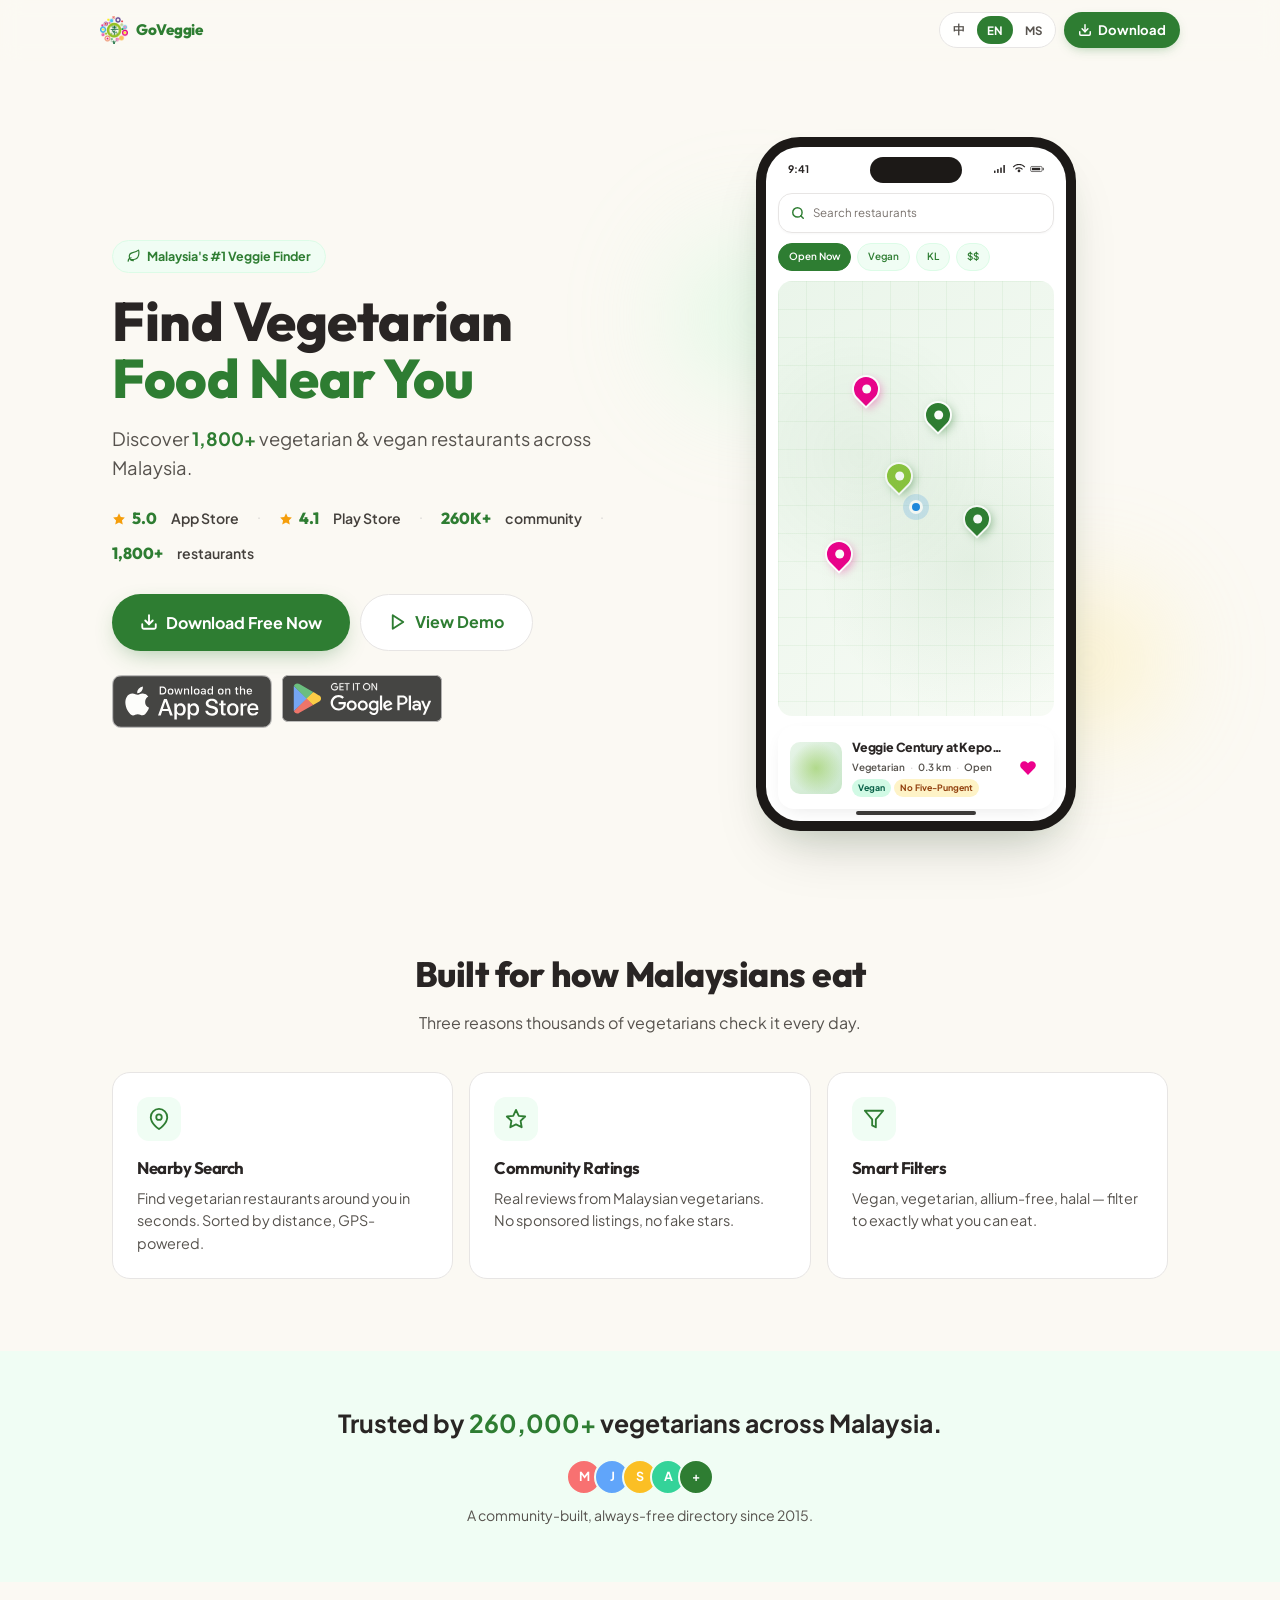
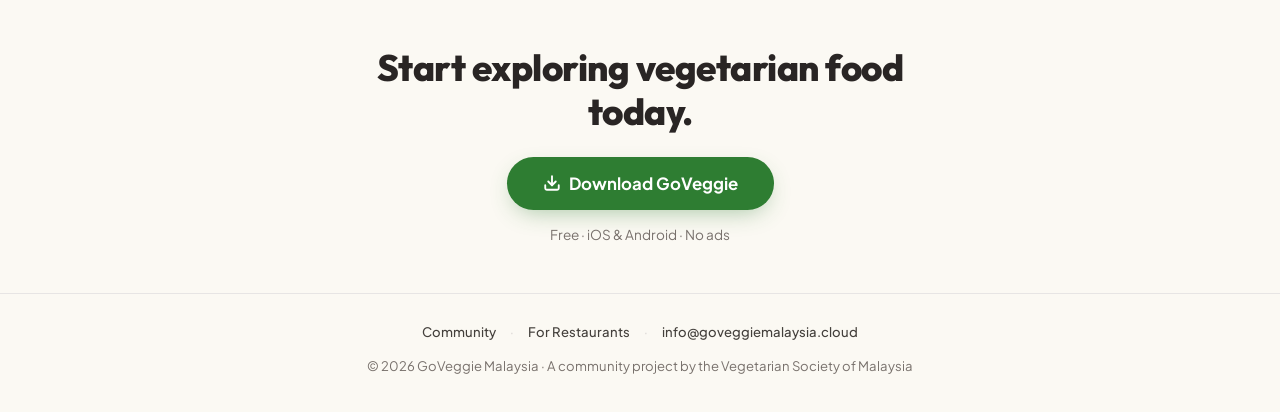
<file: index.html>
<!DOCTYPE html>
<html lang="en">

<head>
  <meta charset="UTF-8">
  <meta name="viewport" content="width=device-width, initial-scale=1.0">
  <meta name="description" content="Discover 1,800+ vegetarian and vegan restaurants across Malaysia. GoVeggie — free app for iOS and Android.">
  <meta name="keywords" content="vegetarian Malaysia, vegan Malaysia, vegetarian restaurant finder, 素食 马来西亚, restoran vegetarian, GoVeggie">

  <title>GoVeggie Malaysia — Find Vegetarian Food Near You</title>

  <link rel="canonical" href="https://goveggiemalaysia.cloud/">
  <link rel="alternate" hreflang="en" href="https://goveggiemalaysia.cloud/?lang=en">
  <link rel="alternate" hreflang="ms" href="https://goveggiemalaysia.cloud/?lang=ms">
  <link rel="alternate" hreflang="zh" href="https://goveggiemalaysia.cloud/?lang=zh">
  <link rel="alternate" hreflang="x-default" href="https://goveggiemalaysia.cloud/">

  <meta property="og:title" content="GoVeggie Malaysia — Find Vegetarian Food Near You">
  <meta property="og:description" content="Discover 1,800+ vegetarian & vegan restaurants across Malaysia. Free app for iOS and Android.">
  <meta property="og:image" content="https://goveggiemalaysia.cloud/images/hero-food.png">
  <meta property="og:type" content="website">
  <meta property="og:url" content="https://goveggiemalaysia.cloud/">
  <meta property="og:site_name" content="GoVeggie Malaysia">
  <meta name="twitter:card" content="summary_large_image">

  <meta name="google-site-verification" content="ou6SDBEaF_o4Z6foZwaQ7dM2Ng8-QtiguViNbpQEqQM">
  <meta name="robots" content="index, follow">
  <meta name="geo.region" content="MY">
  <meta name="geo.placename" content="Malaysia">
  <meta name="author" content="VSM Community">
  <meta name="apple-itunes-app" content="app-id=1183783738">

  <link rel="icon" type="image/png" href="/images/logo.png">
  <link rel="preconnect" href="https://fonts.googleapis.com">
  <link rel="preconnect" href="https://fonts.gstatic.com" crossorigin>
  <link href="https://fonts.googleapis.com/css2?family=Outfit:wght@400;500;600;700;800&family=Plus+Jakarta+Sans:wght@400;500;600;700&display=swap" rel="stylesheet">

  <script type="application/ld+json">
  {
    "@context": "https://schema.org",
    "@type": "SoftwareApplication",
    "name": "GoVeggie Malaysia",
    "applicationCategory": "LifestyleApplication",
    "operatingSystem": "iOS, Android",
    "offers": { "@type": "Offer", "price": "0", "priceCurrency": "USD" },
    "aggregateRating": { "@type": "AggregateRating", "ratingValue": "4.1", "ratingCount": "500" },
    "installUrl": "https://apps.apple.com/my/app/goveggie-malaysia/id1183783738",
    "downloadUrl": "https://play.google.com/store/apps/details?id=com.dwhka.msiafoodlog"
  }
  </script>

  <style>
    :root {
      --green-50:  #f0fdf4;
      --green-100: #dcfce7;
      --green-200: #bbf7d0;
      --green-500: #22c55e;
      --primary:   #2E7D32;
      --primary-ink: #1b5e20;
      --accent:    #66BB6A;
      --neutral-100: #f5f5f4;
      --neutral-200: #e7e5e4;
      --neutral-300: #d6d3d1;
      --neutral-500: #78716c;
      --neutral-600: #57534e;
      --neutral-700: #44403c;
      --neutral-800: #292524;
      --warm-bg: #fbf9f3;
      --soft-shadow: 0 1px 3px rgba(0,0,0,0.04), 0 10px 30px -12px rgba(0,0,0,0.08);
      --btn-shadow: 0 8px 24px -8px rgba(46,125,50,0.45);
      --phone-shadow: 0 30px 60px -20px rgba(0,0,0,0.18), 0 18px 36px -18px rgba(46,125,50,0.18);
    }

    * { margin: 0; padding: 0; box-sizing: border-box; }
    html, body { -webkit-tap-highlight-color: transparent; scroll-behavior: smooth; }

    body {
      font-family: 'Plus Jakarta Sans', -apple-system, BlinkMacSystemFont, sans-serif;
      background: var(--warm-bg);
      color: var(--neutral-800);
      line-height: 1.55;
      min-height: 100dvh;
      -webkit-font-smoothing: antialiased;
    }
    h1, h2, h3, h4 {
      font-family: 'Outfit', 'Plus Jakarta Sans', sans-serif;
      letter-spacing: -0.5px;
      color: var(--neutral-800);
    }
    a { color: inherit; text-decoration: none; }
    img { display: block; max-width: 100%; }
    button { font-family: inherit; cursor: pointer; border: none; background: none; }

    /* Nav */
    .nav {
      position: sticky; top: 0; z-index: 50;
      background: rgba(251, 249, 243, 0.85);
      backdrop-filter: blur(10px);
      -webkit-backdrop-filter: blur(10px);
      border-bottom: 1px solid transparent;
      transition: border-color 0.2s;
    }
    .nav.scrolled { border-color: var(--neutral-200); }
    .nav-inner {
      max-width: 1120px; margin: 0 auto;
      padding: 12px 20px;
      display: flex; align-items: center; justify-content: space-between;
      gap: 12px;
    }
    .brand { display: inline-flex; align-items: center; gap: 8px; }
    .brand img { width: 28px; height: 28px; border-radius: 7px; }
    .brand span {
      font-family: 'Outfit', sans-serif;
      font-weight: 800; font-size: 0.95rem;
      color: var(--primary); letter-spacing: -0.3px;
    }
    .nav-right { display: inline-flex; align-items: center; gap: 8px; }

    .lang-pill {
      display: inline-flex; gap: 2px; padding: 3px;
      background: rgba(255,255,255,0.9);
      border-radius: 999px;
      border: 1px solid var(--neutral-200);
    }
    .lang-btn {
      position: relative;
      padding: 5px 10px;
      border-radius: 999px;
      font-size: 0.72rem; font-weight: 700;
      color: var(--neutral-600);
      min-height: 28px;
    }
    .lang-btn::before {
      content: ''; position: absolute;
      top: 50%; left: 50%;
      transform: translate(-50%, -50%);
      min-width: 44px; min-height: 44px;
    }
    .lang-btn.active { background: var(--primary); color: #fff; }

    .btn-nav {
      display: inline-flex; align-items: center; gap: 6px;
      padding: 8px 14px; border-radius: 999px;
      background: var(--primary); color: #fff;
      font-weight: 700; font-size: 0.82rem;
      box-shadow: 0 4px 12px -4px rgba(46,125,50,0.4);
      transition: background 0.15s;
    }
    .btn-nav:hover { background: var(--primary-ink); }
    .btn-nav svg { width: 14px; height: 14px; }

    /* Buttons */
    .btn {
      display: inline-flex; align-items: center; justify-content: center;
      gap: 8px; padding: 15px 28px;
      border-radius: 999px;
      font-size: 1rem; font-weight: 700;
      transition: transform 0.15s, background 0.15s, box-shadow 0.15s;
    }
    .btn:active { transform: scale(0.98); }
    .btn-primary { background: var(--primary); color: #fff; box-shadow: var(--btn-shadow); }
    .btn-primary:hover { background: var(--primary-ink); }
    .btn-secondary {
      background: #fff; color: var(--primary);
      border: 1.5px solid var(--neutral-200);
    }
    .btn-secondary:hover { border-color: var(--primary); }
    .btn svg { width: 18px; height: 18px; }

    /* Hero */
    .hero { padding: 40px 20px 20px; max-width: 1120px; margin: 0 auto; }
    .hero-grid { display: grid; gap: 32px; align-items: center; }
    @media (min-width: 960px) {
      .hero { padding: 64px 32px 32px; }
      .hero-grid { grid-template-columns: 1fr 1fr; gap: 48px; }
    }

    .hero-eyebrow {
      display: inline-flex; align-items: center; gap: 6px;
      padding: 6px 14px;
      background: var(--green-50);
      color: var(--primary);
      border-radius: 999px;
      font-size: 0.78rem; font-weight: 700;
      margin-bottom: 20px;
      border: 1px solid var(--green-100);
    }
    .hero-eyebrow svg { width: 14px; height: 14px; }

    .hero h1 {
      font-size: clamp(2.2rem, 7vw, 3.4rem);
      font-weight: 800;
      line-height: 1.05;
      margin-bottom: 18px;
    }
    .hero h1 .hl { color: var(--primary); }

    .hero .sub {
      font-size: clamp(1rem, 2.2vw, 1.15rem);
      color: var(--neutral-600);
      max-width: 520px;
      margin-bottom: 24px;
    }
    .hero .sub .hl { color: var(--primary); font-weight: 700; }

    .trust {
      display: flex; flex-wrap: wrap;
      gap: 10px 18px;
      margin-bottom: 28px;
      font-size: 0.88rem;
      color: var(--neutral-700);
    }
    .trust .t { display: inline-flex; align-items: center; gap: 6px; font-weight: 600; }
    .trust .t .num {
      color: var(--primary); font-weight: 800;
      font-family: 'Outfit', sans-serif; font-size: 1rem;
    }
    .trust .t svg { width: 14px; height: 14px; color: #f59e0b; }
    .trust-sep { color: var(--neutral-300); }

    .cta-group { display: flex; flex-wrap: wrap; gap: 10px; margin-bottom: 24px; }
    .cta-group .btn { width: auto; }

    .store-row { display: flex; gap: 10px; flex-wrap: wrap; }
    .store-row a {
      flex: 0 1 160px; min-width: 0;
      opacity: 0.72; transition: opacity 0.15s;
    }
    .store-row a:hover { opacity: 1; }
    .store-row img { width: 100%; height: auto; border-radius: 6px; }
    body[data-platform="ios"] .store-row a[data-store="android"],
    body[data-platform="android"] .store-row a[data-store="ios"] { display: none; }
    /* Rating row: show only the store the visitor is on; desktop shows both
       with the dot separator between them. */
    body[data-platform="ios"] .rating-android,
    body[data-platform="ios"] .rating-desktop-sep,
    body[data-platform="android"] .rating-ios,
    body[data-platform="android"] .rating-desktop-sep { display: none; }

    /* Phone mockup (CSS + SVG, no external image) */
    .phone-wrap {
      position: relative;
      display: flex; justify-content: center;
      padding: 12px;
    }
    .phone-wrap::before, .phone-wrap::after {
      content: ''; position: absolute; z-index: 0;
      border-radius: 50%; filter: blur(48px); opacity: 0.5;
    }
    .phone-wrap::before {
      width: 240px; height: 240px;
      top: 10%; left: -30px;
      background: radial-gradient(circle, var(--green-200), transparent 70%);
    }
    .phone-wrap::after {
      width: 220px; height: 220px;
      bottom: 10%; right: -30px;
      background: radial-gradient(circle, #fde68a, transparent 70%);
    }

    .phone {
      position: relative; z-index: 1;
      width: 100%; max-width: 320px;
      aspect-ratio: 9 / 19.5;
      background: #1c1917;
      border-radius: 44px;
      padding: 10px;
      box-shadow: var(--phone-shadow);
    }
    .phone-screen {
      position: relative;
      width: 100%; height: 100%;
      background: #fff;
      border-radius: 34px;
      overflow: hidden;
      display: flex; flex-direction: column;
    }
    .phone-island {
      position: absolute;
      top: 10px; left: 50%;
      transform: translateX(-50%);
      width: 92px; height: 26px;
      background: #1c1917;
      border-radius: 999px;
      z-index: 2;
    }
    .phone-status {
      display: flex; justify-content: space-between; align-items: center;
      padding: 14px 22px 8px;
      font-size: 0.65rem; font-weight: 700;
      color: var(--neutral-800);
      position: relative; z-index: 1;
    }
    .phone-status .icons { display: inline-flex; gap: 4px; align-items: center; }
    .phone-status svg { width: 14px; height: 10px; }

    .app-search {
      margin: 8px 12px 10px;
      padding: 10px 12px;
      background: #fff;
      border: 1px solid var(--neutral-200);
      border-radius: 14px;
      display: flex; align-items: center; gap: 8px;
      font-size: 0.72rem; color: var(--neutral-500);
      box-shadow: 0 1px 2px rgba(0,0,0,0.03);
    }
    .app-search svg { width: 14px; height: 14px; color: var(--primary); }

    .app-chips {
      display: flex; gap: 6px;
      padding: 0 12px 10px;
      overflow: hidden;
    }
    .app-chip {
      padding: 5px 10px;
      background: var(--green-50);
      border: 1px solid var(--green-100);
      border-radius: 999px;
      font-size: 0.62rem; font-weight: 600;
      color: var(--primary);
      white-space: nowrap; flex-shrink: 0;
    }
    .app-chip.solid {
      background: var(--primary);
      color: #fff;
      border-color: var(--primary);
    }

    .app-map {
      position: relative; flex: 1;
      margin: 0 12px;
      border-radius: 14px;
      background: linear-gradient(135deg, #eaf5ea 0%, #f7fbf5 100%);
      overflow: hidden;
    }
    .app-map::before {
      content: ''; position: absolute; inset: 0;
      background-image:
        linear-gradient(rgba(143,200,140,0.12) 1px, transparent 1px),
        linear-gradient(90deg, rgba(143,200,140,0.12) 1px, transparent 1px);
      background-size: 28px 28px;
    }
    .app-map::after {
      content: ''; position: absolute; inset: 0;
      background:
        radial-gradient(circle at 30% 40%, rgba(46,125,50,0.06), transparent 40%),
        radial-gradient(circle at 70% 65%, rgba(46,125,50,0.08), transparent 45%);
    }
    .pin {
      position: absolute;
      width: 28px; height: 28px;
      border-radius: 50% 50% 50% 0;
      background: var(--primary);
      transform: translate(-50%, -100%) rotate(-45deg);
      box-shadow: 0 4px 10px -2px rgba(46,125,50,0.5);
      display: flex; align-items: center; justify-content: center;
      border: 2.5px solid #fff;
    }
    .pin::after {
      content: '';
      width: 9px; height: 9px;
      background: #fff;
      border-radius: 50%;
      transform: rotate(45deg);
    }
    .pin.recommended { background: #EC008C; box-shadow: 0 4px 10px -2px rgba(236,0,140,0.4); }
    .pin.veg         { background: #8DC63F; }
    .pin-me {
      position: absolute;
      width: 14px; height: 14px;
      border-radius: 50%;
      background: #1e88e5;
      border: 3px solid #fff;
      box-shadow: 0 0 0 6px rgba(30,136,229,0.18);
      transform: translate(-50%, -50%);
    }

    .app-sheet {
      margin: 10px 12px 12px;
      padding: 12px;
      background: #fff;
      border-radius: 16px;
      box-shadow: 0 6px 20px -8px rgba(0,0,0,0.12);
      display: flex; gap: 10px; align-items: center;
    }
    .app-sheet .thumb {
      flex-shrink: 0;
      width: 52px; height: 52px;
      border-radius: 10px;
      background: linear-gradient(135deg, #e8f5e9 0%, #c8e6c9 100%);
      position: relative; overflow: hidden;
    }
    .app-sheet .thumb::after {
      content: '';
      position: absolute; inset: 0;
      background: radial-gradient(circle at 50% 50%, rgba(139,197,63,0.5) 0%, transparent 70%);
    }
    .app-sheet .info { flex: 1; min-width: 0; }
    .app-sheet .name {
      font-size: 0.78rem; font-weight: 800;
      color: var(--neutral-800);
      white-space: nowrap; overflow: hidden; text-overflow: ellipsis;
      margin-bottom: 2px; letter-spacing: -0.2px;
    }
    .app-sheet .meta {
      font-size: 0.62rem;
      color: var(--neutral-600);
      display: flex; align-items: center; gap: 5px;
      margin-bottom: 4px;
      font-weight: 600;
    }
    .app-sheet .meta .star { color: #f59e0b; font-size: 0.72rem; }
    .app-sheet .meta .sep { color: var(--neutral-300); }
    .app-sheet .tags { display: flex; gap: 3px; }
    .app-sheet .tag {
      font-size: 0.55rem;
      padding: 2px 6px;
      border-radius: 999px;
      font-weight: 700;
    }
    .app-sheet .tag.vegan     { background: #d1fae5; color: #065f46; }
    .app-sheet .tag.no-allium { background: #fef3c7; color: #92400e; }
    .app-sheet .heart {
      flex-shrink: 0;
      width: 28px; height: 28px;
      display: flex; align-items: center; justify-content: center;
      color: #EC008C;
    }
    .app-sheet .heart svg { width: 18px; height: 18px; fill: currentColor; }

    .phone-home {
      position: absolute;
      bottom: 6px; left: 50%;
      transform: translateX(-50%);
      width: 120px; height: 4px;
      background: #1c1917;
      border-radius: 999px;
      opacity: 0.85;
    }

    /* Sections */
    .section { max-width: 1120px; margin: 0 auto; padding: 48px 20px; }
    @media (min-width: 960px) { .section { padding: 72px 32px; } }
    .section h2 {
      font-size: clamp(1.6rem, 4.5vw, 2.2rem);
      font-weight: 800; text-align: center;
      margin-bottom: 10px;
    }
    .section .lede {
      color: var(--neutral-600); text-align: center;
      max-width: 560px; margin: 0 auto 36px;
      font-size: 1rem;
    }

    /* Value */
    .value-grid { display: grid; gap: 16px; grid-template-columns: 1fr; }
    @media (min-width: 640px) { .value-grid { grid-template-columns: repeat(3, 1fr); } }
    .value-card {
      background: #fff;
      border: 1px solid var(--neutral-200);
      border-radius: 18px; padding: 24px;
      transition: transform 0.15s, box-shadow 0.15s;
    }
    .value-card:hover { transform: translateY(-2px); box-shadow: var(--soft-shadow); }
    .value-card .ic {
      width: 44px; height: 44px;
      border-radius: 12px;
      background: var(--green-50);
      color: var(--primary);
      display: flex; align-items: center; justify-content: center;
      margin-bottom: 14px;
    }
    .value-card .ic svg { width: 22px; height: 22px; }
    .value-card h3 { font-size: 1.05rem; font-weight: 700; margin-bottom: 6px; }
    .value-card p { font-size: 0.9rem; color: var(--neutral-600); line-height: 1.55; }

    /* Proof */
    .proof { background: var(--green-50); }
    .proof-inner {
      max-width: 720px; margin: 0 auto;
      padding: 56px 24px; text-align: center;
    }
    .proof .quote {
      font-size: clamp(1.2rem, 3.8vw, 1.55rem);
      font-weight: 700; line-height: 1.35;
      margin-bottom: 14px;
    }
    .proof .quote .hl { color: var(--primary); }
    .proof .avatars { display: flex; justify-content: center; align-items: center; margin-top: 18px; }
    .proof .avatar {
      width: 36px; height: 36px; border-radius: 50%;
      border: 2.5px solid var(--green-50);
      margin-left: -8px;
      display: flex; align-items: center; justify-content: center;
      font-size: 0.78rem; font-weight: 700; color: #fff;
    }
    .proof .avatar:first-child { margin-left: 0; }
    .proof .avatar.a1 { background: #f87171; }
    .proof .avatar.a2 { background: #60a5fa; }
    .proof .avatar.a3 { background: #fbbf24; }
    .proof .avatar.a4 { background: #34d399; }
    .proof .avatar.a5 { background: var(--primary); }
    .proof .proof-sub { font-size: 0.88rem; color: var(--neutral-600); margin-top: 10px; }

    /* Final */
    .final {
      max-width: 840px; margin: 0 auto;
      padding: 64px 24px 48px; text-align: center;
    }
    .final h2 {
      font-size: clamp(1.6rem, 5vw, 2.3rem);
      font-weight: 800; margin-bottom: 22px;
      max-width: 560px; margin-left: auto; margin-right: auto;
      line-height: 1.2;
    }
    .final .btn { padding: 16px 36px; font-size: 1.05rem; }
    .final .hint {
      display: block; margin-top: 14px;
      font-size: 0.85rem; color: var(--neutral-500);
    }

    /* Footer */
    footer {
      border-top: 1px solid var(--neutral-200);
      padding: 28px 20px 36px;
      text-align: center;
      font-size: 0.82rem;
      color: var(--neutral-500);
    }
    footer .fb-row {
      display: inline-flex; align-items: center; gap: 14px;
      margin-bottom: 14px;
      flex-wrap: wrap; justify-content: center;
    }
    footer .fb-row a { color: var(--neutral-700); font-weight: 500; }
    footer .fb-row a:hover { color: var(--primary); }
    footer .dot { color: var(--neutral-300); }
  </style>
</head>

<body>
  <nav class="nav" id="nav">
    <div class="nav-inner">
      <a href="/" class="brand">
        <img src="/images/logo.png" alt="">
        <span>GoVeggie</span>
      </a>
      <div class="nav-right">
        <div class="lang-pill" role="group" aria-label="Language">
          <button class="lang-btn" data-lang="zh" onclick="setLang('zh')">中</button>
          <button class="lang-btn" data-lang="en" onclick="setLang('en')">EN</button>
          <button class="lang-btn" data-lang="ms" onclick="setLang('ms')">MS</button>
        </div>
        <a class="btn-nav" href="#" onclick="downloadApp(); return false;">
          <svg viewBox="0 0 24 24" fill="none" stroke="currentColor" stroke-width="2.5" stroke-linecap="round" stroke-linejoin="round"><path d="M21 15v4a2 2 0 0 1-2 2H5a2 2 0 0 1-2-2v-4"/><polyline points="7 10 12 15 17 10"/><line x1="12" y1="15" x2="12" y2="3"/></svg>
          <span data-i18n="nav_download">Download</span>
        </a>
      </div>
    </div>
  </nav>

  <!-- HERO -->
  <section class="hero">
    <div class="hero-grid">
      <div class="hero-copy">
        <span class="hero-eyebrow">
          <svg viewBox="0 0 24 24" fill="none" stroke="currentColor" stroke-width="2" stroke-linecap="round" stroke-linejoin="round"><path d="M11 20A7 7 0 0 1 9.8 6.1C15.5 5 17 4.48 19.8 2c1 3 .5 6.81 0 9-.92 3.99-3.98 6.61-8 7-2.3.22-5 0-6 0Z"/><path d="M2 21c0-3 1.85-5.36 5.08-6"/></svg>
          <span data-i18n="hero_eyebrow">Malaysia's #1 Veggie Finder</span>
        </span>
        <h1>
          <span data-i18n="hero_h1a">Find Vegetarian</span>
          <br><span class="hl" data-i18n="hero_h1b">Food Near You</span>
        </h1>
        <p class="sub">
          <span data-i18n="hero_sub_a">Discover</span>
          <span class="hl">1,800+</span>
          <span data-i18n="hero_sub_b">vegetarian & vegan restaurants across Malaysia.</span>
        </p>

        <div class="trust">
          <!-- Platform-aware store ratings: show the store the visitor is
               likely to download from. Desktop shows both. Real numbers,
               not a made-up average. -->
          <span class="t rating-ios">
            <svg viewBox="0 0 24 24" fill="currentColor"><polygon points="12,2 15,8.5 22,9.5 17,14.5 18.5,21.5 12,18 5.5,21.5 7,14.5 2,9.5 9,8.5"/></svg>
            <span class="num">5.0</span>&nbsp;<span data-i18n="trust_appstore">App Store</span>
          </span>
          <span class="trust-sep rating-desktop-sep">·</span>
          <span class="t rating-android">
            <svg viewBox="0 0 24 24" fill="currentColor"><polygon points="12,2 15,8.5 22,9.5 17,14.5 18.5,21.5 12,18 5.5,21.5 7,14.5 2,9.5 9,8.5"/></svg>
            <span class="num">4.1</span>&nbsp;<span data-i18n="trust_playstore">Play Store</span>
          </span>
          <span class="trust-sep">·</span>
          <span class="t"><span class="num">260K+</span>&nbsp;<span data-i18n="trust_community">community</span></span>
          <span class="trust-sep">·</span>
          <span class="t"><span class="num">1,800+</span>&nbsp;<span data-i18n="trust_restaurants">restaurants</span></span>
        </div>

        <div class="cta-group">
          <button class="btn btn-primary" onclick="downloadApp()">
            <svg viewBox="0 0 24 24" fill="none" stroke="currentColor" stroke-width="2.5" stroke-linecap="round" stroke-linejoin="round"><path d="M21 15v4a2 2 0 0 1-2 2H5a2 2 0 0 1-2-2v-4"/><polyline points="7 10 12 15 17 10"/><line x1="12" y1="15" x2="12" y2="3"/></svg>
            <span data-i18n="cta_download_free">Download Free Now</span>
          </button>
          <a class="btn btn-secondary" href="#value">
            <svg viewBox="0 0 24 24" fill="none" stroke="currentColor" stroke-width="2.5" stroke-linecap="round" stroke-linejoin="round"><polygon points="5 3 19 12 5 21 5 3"/></svg>
            <span data-i18n="cta_view_demo">View Demo</span>
          </a>
        </div>

        <div class="store-row">
          <a data-store="ios" href="https://apps.apple.com/my/app/goveggie-malaysia/id1183783738" aria-label="App Store">
            <img id="appstore-badge" src="/images/badges/app-store-en.svg" alt="App Store">
          </a>
          <a data-store="android" href="https://play.google.com/store/apps/details?id=com.dwhka.msiafoodlog" aria-label="Google Play">
            <img id="playstore-badge" src="/images/badges/google-play-en.svg" alt="Google Play">
          </a>
        </div>
      </div>

      <!-- Phone mockup -->
      <div class="phone-wrap">
        <div class="phone" aria-label="GoVeggie app preview">
          <div class="phone-screen">
            <div class="phone-island"></div>
            <div class="phone-status">
              <span>9:41</span>
              <span class="icons">
                <svg viewBox="0 0 18 10" fill="currentColor"><rect x="0" y="7" width="2" height="3" rx="0.5"/><rect x="4" y="5" width="2" height="5" rx="0.5"/><rect x="8" y="3" width="2" height="7" rx="0.5"/><rect x="12" y="0" width="2" height="10" rx="0.5"/></svg>
                <svg viewBox="0 0 18 10" fill="none" stroke="currentColor" stroke-width="1.5"><path d="M9 8.5a1 1 0 1 1 0-2 1 1 0 0 1 0 2zM4.5 5.5a6 6 0 0 1 9 0M1.5 2.5a10 10 0 0 1 15 0"/></svg>
                <svg viewBox="0 0 22 10" fill="none"><rect x="1" y="1" width="18" height="8" rx="2" stroke="currentColor" stroke-width="1"/><rect x="3" y="3" width="13" height="4" rx="0.5" fill="currentColor"/><rect x="20" y="3" width="1.5" height="4" rx="0.5" fill="currentColor"/></svg>
              </span>
            </div>

            <div class="app-search">
              <svg viewBox="0 0 24 24" fill="none" stroke="currentColor" stroke-width="2.5" stroke-linecap="round" stroke-linejoin="round"><circle cx="11" cy="11" r="8"/><line x1="21" y1="21" x2="16.65" y2="16.65"/></svg>
              <span data-i18n="mock_search">Search restaurants</span>
            </div>

            <div class="app-chips">
              <span class="app-chip solid" data-i18n="mock_chip_open">Open Now</span>
              <span class="app-chip" data-i18n="mock_chip_vegan">Vegan</span>
              <span class="app-chip" data-i18n="mock_chip_kl">KL</span>
              <span class="app-chip" data-i18n="mock_chip_price">$$</span>
            </div>

            <div class="app-map">
              <div class="pin recommended" style="left: 32%; top: 28%;"></div>
              <div class="pin"             style="left: 58%; top: 34%;"></div>
              <div class="pin veg"         style="left: 44%; top: 48%;"></div>
              <div class="pin"             style="left: 72%; top: 58%;"></div>
              <div class="pin recommended" style="left: 22%; top: 66%;"></div>
              <div class="pin-me"          style="left: 50%; top: 52%;"></div>
            </div>

            <div class="app-sheet">
              <div class="thumb"></div>
              <div class="info">
                <div class="name" data-i18n="mock_name">Veggie Century at Kepong</div>
                <div class="meta">
                  <span data-i18n="mock_type">Vegetarian Restaurant</span>
                  <span class="sep">·</span>
                  <span>0.3 km</span>
                  <span class="sep">·</span>
                  <span data-i18n="mock_open">Open</span>
                </div>
                <div class="tags">
                  <span class="tag vegan" data-i18n="mock_tag_vegan">Vegan</span>
                  <span class="tag no-allium" data-i18n="mock_tag_noallium">No Five-Pungent</span>
                </div>
              </div>
              <div class="heart">
                <svg viewBox="0 0 24 24"><path d="M20.84 4.61a5.5 5.5 0 0 0-7.78 0L12 5.67l-1.06-1.06a5.5 5.5 0 0 0-7.78 7.78l1.06 1.06L12 21.23l7.78-7.78 1.06-1.06a5.5 5.5 0 0 0 0-7.78z"/></svg>
              </div>
            </div>

            <div class="phone-home"></div>
          </div>
        </div>
      </div>
    </div>
  </section>

  <!-- QUICK VALUE -->
  <section class="section" id="value">
    <h2 data-i18n="value_h2">Built for how Malaysians eat</h2>
    <p class="lede" data-i18n="value_lede">Three reasons thousands of vegetarians check it every day.</p>
    <div class="value-grid">
      <div class="value-card">
        <div class="ic">
          <svg viewBox="0 0 24 24" fill="none" stroke="currentColor" stroke-width="2" stroke-linecap="round" stroke-linejoin="round"><path d="M21 10c0 7-9 13-9 13s-9-6-9-13a9 9 0 0 1 18 0z"/><circle cx="12" cy="10" r="3"/></svg>
        </div>
        <h3 data-i18n="v1_title">Nearby Search</h3>
        <p data-i18n="v1_body">Find vegetarian restaurants around you in seconds. Sorted by distance, GPS-powered.</p>
      </div>
      <div class="value-card">
        <div class="ic">
          <svg viewBox="0 0 24 24" fill="none" stroke="currentColor" stroke-width="2" stroke-linecap="round" stroke-linejoin="round"><polygon points="12 2 15 8.5 22 9.3 17 14.1 18.2 21 12 17.8 5.8 21 7 14.1 2 9.3 9 8.5"/></svg>
        </div>
        <h3 data-i18n="v2_title">Community Ratings</h3>
        <p data-i18n="v2_body">Real reviews from Malaysian vegetarians. No sponsored listings, no fake stars.</p>
      </div>
      <div class="value-card">
        <div class="ic">
          <svg viewBox="0 0 24 24" fill="none" stroke="currentColor" stroke-width="2" stroke-linecap="round" stroke-linejoin="round"><polygon points="22 3 2 3 10 12.46 10 19 14 21 14 12.46 22 3"/></svg>
        </div>
        <h3 data-i18n="v3_title">Smart Filters</h3>
        <p data-i18n="v3_body">Vegan, vegetarian, allium-free, halal — filter to exactly what you can eat.</p>
      </div>
    </div>
  </section>

  <!-- SOCIAL PROOF -->
  <section class="proof">
    <div class="proof-inner">
      <p class="quote">
        <span data-i18n="proof_a">Trusted by</span>
        <span class="hl"><span data-i18n="proof_count">260,000+</span></span>
        <span data-i18n="proof_b">vegetarians across Malaysia.</span>
      </p>
      <div class="avatars" aria-hidden="true">
        <div class="avatar a1">M</div>
        <div class="avatar a2">J</div>
        <div class="avatar a3">S</div>
        <div class="avatar a4">A</div>
        <div class="avatar a5">+</div>
      </div>
      <p class="proof-sub" data-i18n="proof_sub">A community-built, always-free directory since 2015.</p>
    </div>
  </section>

  <!-- FINAL CTA -->
  <section class="final">
    <h2 data-i18n="final_h2">Start exploring vegetarian food today.</h2>
    <button class="btn btn-primary" onclick="downloadApp()">
      <svg viewBox="0 0 24 24" fill="none" stroke="currentColor" stroke-width="2.5" stroke-linecap="round" stroke-linejoin="round"><path d="M21 15v4a2 2 0 0 1-2 2H5a2 2 0 0 1-2-2v-4"/><polyline points="7 10 12 15 17 10"/><line x1="12" y1="15" x2="12" y2="3"/></svg>
      <span data-i18n="cta_download_goveggie">Download GoVeggie</span>
    </button>
    <span class="hint" data-i18n="final_hint">Free · iOS & Android · No ads</span>
  </section>

  <footer>
    <div class="fb-row">
      <a href="https://www.facebook.com/groups/781347675284086/" target="_blank" rel="noopener" data-i18n="foot_community">Community</a>
      <span class="dot">·</span>
      <a href="/vendor.html" data-i18n="foot_partner">For Restaurants</a>
      <span class="dot">·</span>
      <a href="mailto:info@goveggiemalaysia.cloud">info@goveggiemalaysia.cloud</a>
    </div>
    <div>© 2026 GoVeggie Malaysia · <span data-i18n="foot_tag">A community project by the Vegetarian Society of Malaysia</span></div>
  </footer>

  <script>
    const APP_STORE_URL = 'https://apps.apple.com/my/app/goveggie-malaysia/id1183783738';
    const PLAY_STORE_URL = 'https://play.google.com/store/apps/details?id=com.dwhka.msiafoodlog';

    const T = {
      en: {
        nav_download: 'Download',
        hero_eyebrow: "Malaysia's #1 Veggie Finder",
        hero_h1a: 'Find Vegetarian',
        hero_h1b: 'Food Near You',
        hero_sub_a: 'Discover',
        hero_sub_b: 'vegetarian & vegan restaurants across Malaysia.',
        trust_appstore: 'App Store',
        trust_playstore: 'Play Store',
        trust_community: 'community',
        trust_restaurants: 'restaurants',
        cta_download_free: 'Download Free Now',
        cta_view_demo: 'View Demo',
        cta_download_goveggie: 'Download GoVeggie',
        mock_search: 'Search restaurants',
        mock_chip_open: 'Open Now',
        mock_chip_vegan: 'Vegan',
        mock_chip_kl: 'KL',
        mock_chip_price: '$$',
        mock_name: 'Veggie Century at Kepong',
        mock_type: 'Vegetarian',
        mock_open: 'Open',
        mock_tag_vegan: 'Vegan',
        mock_tag_noallium: 'No Five-Pungent',
        value_h2: 'Built for how Malaysians eat',
        value_lede: 'Three reasons thousands of vegetarians check it every day.',
        v1_title: 'Nearby Search',
        v1_body: 'Find vegetarian restaurants around you in seconds. Sorted by distance, GPS-powered.',
        v2_title: 'Community Ratings',
        v2_body: 'Real reviews from Malaysian vegetarians. No sponsored listings, no fake stars.',
        v3_title: 'Smart Filters',
        v3_body: 'Vegan, vegetarian, allium-free, halal — filter to exactly what you can eat.',
        proof_a: 'Trusted by',
        proof_count: '260,000+',
        proof_b: 'vegetarians across Malaysia.',
        proof_sub: 'A community-built, always-free directory since 2015.',
        final_h2: 'Start exploring vegetarian food today.',
        final_hint: 'Free · iOS & Android · No ads',
        foot_community: 'Community',
        foot_partner: 'For Restaurants',
        foot_tag: 'A community project by the Vegetarian Society of Malaysia',
      },
      zh: {
        nav_download: '下载',
        hero_eyebrow: '大马 #1 素食搜索',
        hero_h1a: '找到身边的',
        hero_h1b: '素食好去处',
        hero_sub_a: '探索马来西亚',
        hero_sub_b: '家素食与纯素餐厅。',
        trust_appstore: 'App Store',
        trust_playstore: 'Play Store',
        trust_community: '社区',
        trust_restaurants: '餐厅',
        cta_download_free: '立即免费下载',
        cta_view_demo: '看看 Demo',
        cta_download_goveggie: '下载 GoVeggie',
        mock_search: '搜索餐厅',
        mock_chip_open: '营业中',
        mock_chip_vegan: '纯素',
        mock_chip_kl: '吉隆坡',
        mock_chip_price: '$$',
        mock_name: '素时代在甲洞',
        mock_type: '素食餐厅',
        mock_open: '营业',
        mock_tag_vegan: '纯素',
        mock_tag_noallium: '无五辛',
        value_h2: '为大马素食者打造',
        value_lede: '数万素食者每天依赖的三大理由。',
        v1_title: '就近搜索',
        v1_body: '几秒找到你身边的素食餐厅。GPS 定位，按距离排序。',
        v2_title: '社区评价',
        v2_body: '大马素食者的真实评价。没有付费推广，没有虚假评分。',
        v3_title: '智能筛选',
        v3_body: '纯素、素食、无五辛、清真 — 精准筛选你能吃的。',
        proof_a: '已被',
        proof_count: '260,000+',
        proof_b: '位大马素食者信任。',
        proof_sub: '社群打造、永久免费的素食目录 — 2015 年至今。',
        final_h2: '现在就开始探索素食新天地',
        final_hint: '免费 · iOS & Android · 无广告',
        foot_community: '社群',
        foot_partner: '餐厅合作',
        foot_tag: '马来西亚素食协会社群项目',
      },
      ms: {
        nav_download: 'Muat Turun',
        hero_eyebrow: 'Pencari Vegetarian #1 Malaysia',
        hero_h1a: 'Cari Makanan',
        hero_h1b: 'Vegetarian Berdekatan',
        hero_sub_a: 'Terokai',
        hero_sub_b: 'restoran vegetarian & vegan di seluruh Malaysia.',
        trust_appstore: 'App Store',
        trust_playstore: 'Play Store',
        trust_community: 'komuniti',
        trust_restaurants: 'restoran',
        cta_download_free: 'Muat Turun Percuma',
        cta_view_demo: 'Lihat Demo',
        cta_download_goveggie: 'Muat Turun GoVeggie',
        mock_search: 'Cari restoran',
        mock_chip_open: 'Dibuka',
        mock_chip_vegan: 'Vegan',
        mock_chip_kl: 'KL',
        mock_chip_price: '$$',
        mock_name: 'Veggie Century di Kepong',
        mock_type: 'Vegetarian',
        mock_open: 'Buka',
        mock_tag_vegan: 'Vegan',
        mock_tag_noallium: 'Tanpa Lima Pedas',
        value_h2: 'Dibina untuk cara Malaysia makan',
        value_lede: 'Tiga sebab ribuan vegetarian menyemaknya setiap hari.',
        v1_title: 'Cari Berdekatan',
        v1_body: 'Cari restoran vegetarian sekitar anda dalam beberapa saat. Diisih ikut jarak, dikuasakan GPS.',
        v2_title: 'Penilaian Komuniti',
        v2_body: 'Ulasan sebenar daripada vegetarian Malaysia. Tiada iklan berbayar, tiada bintang palsu.',
        v3_title: 'Penapis Pintar',
        v3_body: 'Vegan, vegetarian, tanpa lima pedas, halal — tapis tepat dengan diet anda.',
        proof_a: 'Dipercayai oleh',
        proof_count: '260,000+',
        proof_b: 'vegetarian di seluruh Malaysia.',
        proof_sub: 'Direktori percuma yang dibina oleh komuniti sejak 2015.',
        final_h2: 'Mula terokai makanan vegetarian hari ini.',
        final_hint: 'Percuma · iOS & Android · Tiada iklan',
        foot_community: 'Komuniti',
        foot_partner: 'Untuk Restoran',
        foot_tag: 'Projek komuniti oleh Persatuan Vegetarian Malaysia',
      },
    };

    let currentLang = 'zh';

    function detectLang() {
      const params = new URLSearchParams(window.location.search);
      const urlLang = params.get('lang');
      if (urlLang && T[urlLang]) return urlLang;
      const stored = localStorage.getItem('goveggie-lang');
      if (stored && T[stored]) return stored;
      const nav = (navigator.language || '').toLowerCase();
      if (nav.startsWith('zh')) return 'zh';
      if (nav.startsWith('ms') || nav.startsWith('id')) return 'ms';
      return 'en';
    }

    function applyLang() {
      const dict = T[currentLang] || T.en;
      document.querySelectorAll('[data-i18n]').forEach((el) => {
        const key = el.getAttribute('data-i18n');
        if (dict[key]) el.textContent = dict[key];
      });
      document.querySelectorAll('.lang-btn').forEach((b) => {
        b.classList.toggle('active', b.getAttribute('data-lang') === currentLang);
      });
      document.documentElement.setAttribute(
        'lang', currentLang === 'zh' ? 'zh-CN' : (currentLang === 'ms' ? 'ms' : 'en')
      );
      const as = document.getElementById('appstore-badge');
      const ps = document.getElementById('playstore-badge');
      if (as) as.src = `/images/badges/app-store-${currentLang}.svg`;
      if (ps) ps.src = `/images/badges/google-play-${currentLang}.svg`;
    }

    function setLang(lang) {
      if (!T[lang]) return;
      currentLang = lang;
      localStorage.setItem('goveggie-lang', lang);
      applyLang();
    }

    function isIOS() {
      const ua = navigator.userAgent || '';
      return /iPad|iPhone|iPod/.test(ua) ||
        (navigator.platform === 'MacIntel' && navigator.maxTouchPoints > 1);
    }
    function isAndroid() { return /android/i.test(navigator.userAgent || ''); }
    function detectPlatform() { return isIOS() ? 'ios' : isAndroid() ? 'android' : 'desktop'; }

    function downloadApp() {
      if (isIOS()) window.location.href = APP_STORE_URL;
      else if (isAndroid()) window.location.href = PLAY_STORE_URL;
      else window.location.href = APP_STORE_URL;
    }

    window.addEventListener('scroll', () => {
      const nav = document.getElementById('nav');
      if (nav) nav.classList.toggle('scrolled', window.scrollY > 4);
    }, { passive: true });

    (function init() {
      currentLang = detectLang();
      document.body.setAttribute('data-platform', detectPlatform());
      applyLang();
    })();
  </script>
</body>

</html>
</file>
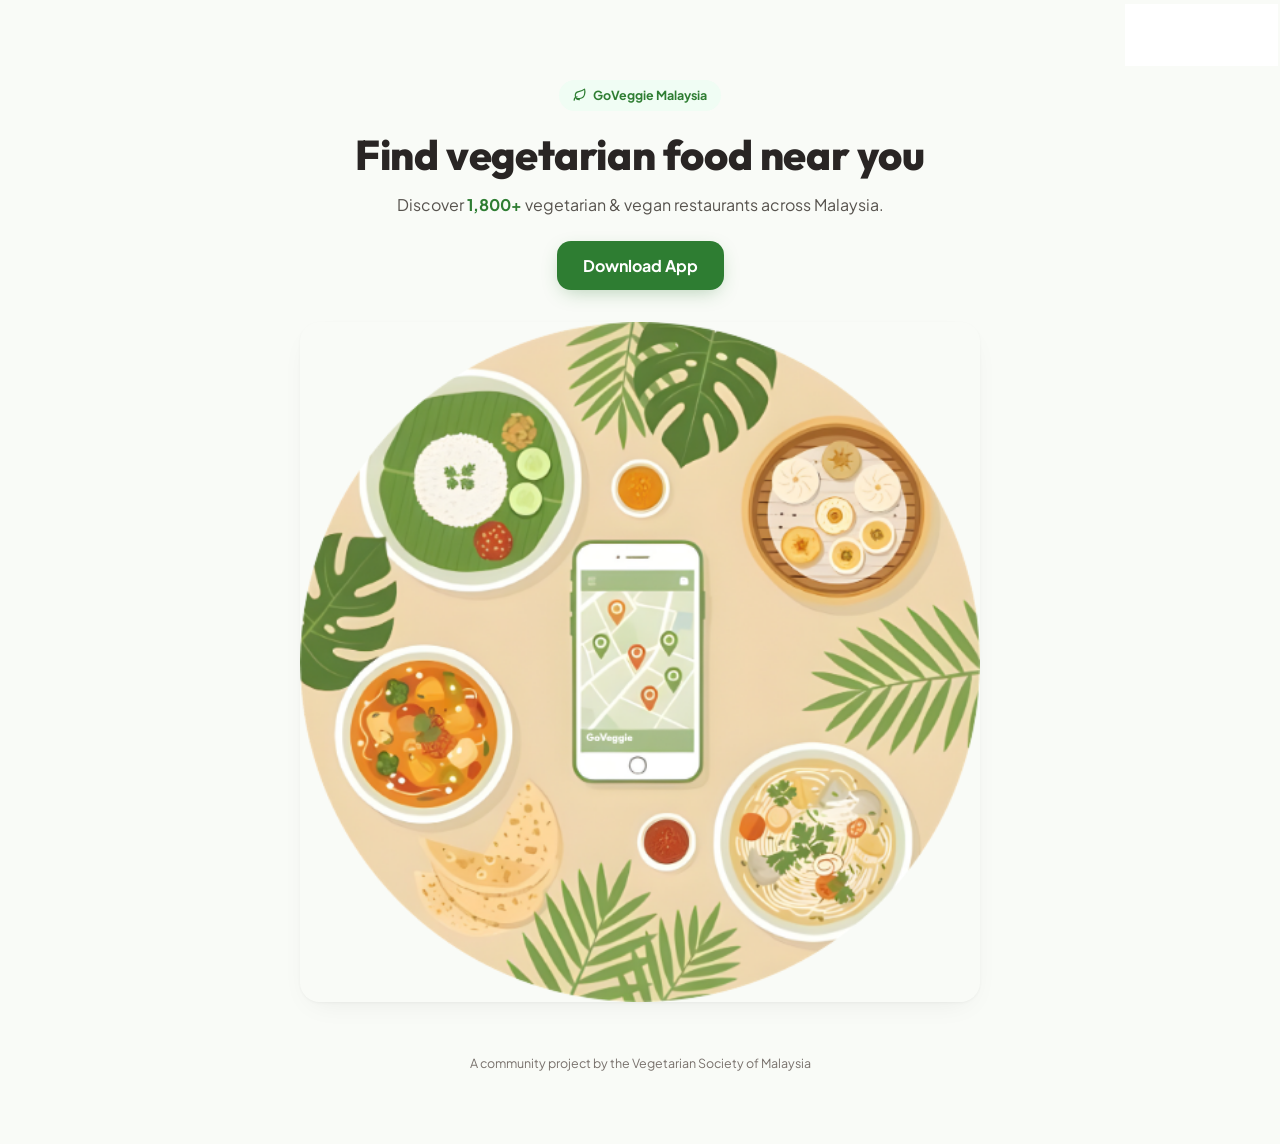
<file: restaurant.html>
<!DOCTYPE html>
<html lang="en">

<head>
  <meta charset="UTF-8">
  <meta name="viewport" content="width=device-width, initial-scale=1.0">
  <title id="page-title">GoVeggie Malaysia</title>
  <meta name="description" content="A vegetarian restaurant shared via GoVeggie Malaysia.">

  <!-- iOS Smart App Banner -->
  <meta name="apple-itunes-app" content="app-id=1183783738">

  <!-- OG tags (updated dynamically when a restaurant loads) -->
  <meta id="og-title" property="og:title" content="GoVeggie Malaysia">
  <meta id="og-desc" property="og:description" content="Find vegetarian restaurants across Malaysia.">
  <meta id="og-image" property="og:image" content="https://goveggiemalaysia.cloud/images/hero-food.png">
  <meta property="og:type" content="website">
  <meta property="og:site_name" content="GoVeggie Malaysia">
  <meta name="twitter:card" content="summary_large_image">

  <link rel="icon" type="image/png" href="/images/logo.png">
  <link rel="preconnect" href="https://fonts.googleapis.com">
  <link rel="preconnect" href="https://fonts.gstatic.com" crossorigin>
  <link href="https://fonts.googleapis.com/css2?family=Outfit:wght@400;500;600;700;800&family=Plus+Jakarta+Sans:wght@400;500;600;700&display=swap" rel="stylesheet">
  <style>
    :root {
      --green-50:  #f0fdf4;
      --green-100: #dcfce7;
      --green-200: #bbf7d0;
      --green-500: #22c55e;
      --primary:   #2E7D32;
      --primary-ink: #1b5e20;
      --accent:    #66BB6A;
      --orange-100: #ffedd5;
      --orange-700: #c2410c;
      --neutral-100: #f5f5f4;
      --neutral-200: #e7e5e4;
      --neutral-300: #d6d3d1;
      --neutral-500: #78716c;
      --neutral-600: #57534e;
      --neutral-700: #44403c;
      --neutral-800: #292524;
      --cream: #fefcf3;
      /* Mint-white to match the Flutter app's Scaffold background exactly
         (#F9FBF7), so the share landing feels like a continuation of the app. */
      --warm-bg: #f9fbf7;
      --soft-shadow: 0 1px 3px rgba(0,0,0,0.04), 0 10px 30px -12px rgba(0,0,0,0.08);
      --btn-shadow: 0 6px 20px -6px rgba(46,125,50,0.38);
    }

    * { margin: 0; padding: 0; box-sizing: border-box; }
    html, body { -webkit-tap-highlight-color: transparent; }

    body {
      font-family: 'Plus Jakarta Sans', -apple-system, sans-serif;
      background: var(--warm-bg);
      color: var(--neutral-800);
      line-height: 1.5;
      min-height: 100dvh;
    }
    h1, h2, h3 {
      font-family: 'Outfit', 'Plus Jakarta Sans', -apple-system, sans-serif;
      letter-spacing: -0.4px;
    }
    img { display: block; max-width: 100%; }
    a { color: inherit; text-decoration: none; }
    button { font-family: inherit; cursor: pointer; border: none; background: none; }
    .hidden { display: none !important; }

    /* ─── Lang switcher (top right, fixed) ───────────────────────────────── */
    .lang-switcher {
      position: fixed;
      top: 14px; right: 14px;
      z-index: 100;
      display: inline-flex;
      gap: 2px;
      padding: 3px;
      background: rgba(255,255,255,0.95);
      border-radius: 999px;
      backdrop-filter: blur(8px);
      -webkit-backdrop-filter: blur(8px);
      box-shadow: 0 2px 8px rgba(0,0,0,0.08);
    }
    .lang-btn {
      position: relative;
      padding: 6px 12px;
      border-radius: 999px;
      font-size: 0.75rem;
      font-weight: 700;
      color: var(--neutral-600);
      min-height: 32px;
    }
    .lang-btn::before {
      content: '';
      position: absolute; top: 50%; left: 50%;
      transform: translate(-50%, -50%);
      min-width: 44px; min-height: 44px;
    }
    .lang-btn.active { background: var(--primary); color: #fff; }

    /* ─── Loading state ───────────────────────────────────────────────────── */
    .loading {
      min-height: 100dvh;
      display: flex; align-items: center; justify-content: center;
      color: var(--neutral-500); font-size: 0.9rem;
    }
    .loading .spinner {
      display: inline-block; width: 22px; height: 22px;
      border: 2.5px solid var(--neutral-200);
      border-top-color: var(--primary);
      border-radius: 50%;
      animation: spin 0.7s linear infinite;
      margin-right: 10px; vertical-align: middle;
    }
    @keyframes spin { to { transform: rotate(360deg); } }

    /* ─── Loaded: restaurant-first share page ─────────────────────────────── */
    .detail {
      max-width: 560px;
      margin: 0 auto;
      padding-bottom: 32px;
    }

    /* Hero cover */
    .cover {
      position: relative;
      width: 100%;
      aspect-ratio: 4 / 3;
      background: linear-gradient(135deg, var(--green-100) 0%, var(--green-200) 100%);
      overflow: hidden;
    }
    .cover img { width: 100%; height: 100%; object-fit: cover; }
    .cover-placeholder {
      position: absolute; inset: 0;
      display: flex; align-items: center; justify-content: center;
      color: var(--primary);
    }
    .cover-placeholder svg { width: 76px; height: 76px; opacity: 0.55; }
    .cover::after {
      content: '';
      position: absolute; left: 0; right: 0; bottom: 0; height: 30%;
      background: linear-gradient(to bottom, transparent, rgba(0,0,0,0.18));
      pointer-events: none;
    }
    .cover-overlay {
      position: absolute; left: 16px; bottom: 16px;
      display: flex; gap: 8px; flex-wrap: wrap;
    }
    .cover-pill {
      display: inline-flex; align-items: center; gap: 6px;
      padding: 6px 12px;
      background: rgba(255,255,255,0.95);
      border-radius: 999px;
      font-size: 0.75rem;
      font-weight: 600;
      color: var(--neutral-700);
      backdrop-filter: blur(6px);
      -webkit-backdrop-filter: blur(6px);
    }
    .cover-pill .dot { width: 8px; height: 8px; border-radius: 50%; background: var(--green-500); }
    .cover-pill.closed .dot { background: #dc2626; }

    /* Small shared-by chip in cover top-left */
    .shared-chip {
      position: absolute; left: 16px; top: 16px;
      display: inline-flex; align-items: center; gap: 6px;
      padding: 5px 10px 5px 6px;
      background: rgba(255,255,255,0.95);
      border-radius: 999px;
      font-size: 0.7rem;
      font-weight: 700;
      color: var(--primary);
      backdrop-filter: blur(6px);
      -webkit-backdrop-filter: blur(6px);
    }
    .shared-chip img { width: 18px; height: 18px; border-radius: 4px; }

    /* Hero body */
    .hero-body { padding: 22px 20px 16px; }
    /* Name typography mirrors the Flutter detail screen: primary name 1.75rem
       (≈28 px) at weight 800 with tight tracking, secondary 1.05rem (≈19 px)
       at weight 600 grey — same visual hierarchy the user sees in-app. */
    .hero-body .name {
      font-size: 1.75rem;
      font-weight: 800;
      color: #1A1A1A;
      line-height: 1.15;
      margin-bottom: 4px;
      letter-spacing: -0.5px;
    }
    .hero-body .name-zh {
      font-size: 1.05rem;
      font-weight: 600;
      color: #5F6B68;
      letter-spacing: 0.2px;
      margin-bottom: 12px;
    }

    .meta-row {
      display: flex;
      flex-wrap: wrap;
      align-items: center;
      gap: 4px 8px;
      font-size: 0.85rem;
      color: var(--neutral-700);
      margin-bottom: 12px;
    }
    .meta-row .item {
      display: inline-flex; align-items: center; gap: 4px;
      font-weight: 500;
    }
    .meta-row .item .star { color: #f59e0b; }
    .meta-row .item.bold { font-weight: 700; color: var(--neutral-800); }
    .meta-row .sep { color: var(--neutral-300); }

    .diet-tags { display: flex; flex-wrap: wrap; gap: 6px; margin-bottom: 14px; }
    .tag {
      display: inline-flex; align-items: center;
      gap: 4px;
      padding: 5px 11px;
      border-radius: 999px;
      font-size: 0.78rem;
      font-weight: 700;
      line-height: 1.25;
      letter-spacing: 0.1px;
    }
    .tag svg { width: 13px; height: 13px; stroke-width: 2.3; }
    /* Filled badge palette matches the Flutter app's _buildFilledBadge
       colours so users get the same visual language on both ends. */
    .tag-vegan       { background: #2E7D32; color: #fff; }
    .tag-vegetarian  { background: #7BAE4F; color: #fff; }
    .tag-allium      { background: #F06292; color: #fff; }
    .tag-no-allium   { background: #8DC63F; color: #fff; }
    .tag-recommended { background: #EC008C; color: #fff; }
    /* Cuisine chips stay neutral — secondary info, shouldn't compete with
       the diet badges above. */
    .tag-cuisine {
      background: #fff;
      color: var(--neutral-700);
      border: 1px solid var(--neutral-200);
      font-weight: 600;
    }

    .intro {
      font-size: 0.92rem;
      color: var(--neutral-700);
      line-height: 1.55;
      margin-bottom: 14px;
    }

    .address-row {
      display: flex; gap: 10px; align-items: flex-start;
      color: var(--neutral-700);
      font-size: 0.88rem;
      margin-bottom: 20px;
      line-height: 1.45;
    }
    .address-row svg {
      flex-shrink: 0; width: 18px; height: 18px;
      color: var(--primary); margin-top: 1px;
    }
    /* Locked address / phone rows — clicking opens the app. Soft green wash
       + lock chip signals "there's more here, unlock to get it". Feels
       intentional, not broken. */
    .row-locked {
      position: relative;
      cursor: pointer;
      background: #fff;
      border: 1px solid var(--green-100);
      display: flex;
      align-items: center;
      gap: 10px;
      padding: 14px;
      border-radius: 14px;
      font-size: 0.88rem;
      color: var(--neutral-700);
      line-height: 1.4;
      margin-bottom: 10px;
      transition: background 0.15s, border-color 0.15s;
      width: 100%;
      text-align: left;
    }
    .row-locked:hover,
    .row-locked:active {
      background: var(--green-50);
      border-color: var(--green-200);
    }
    .row-locked > svg.lead {
      flex-shrink: 0; width: 18px; height: 18px;
      color: var(--primary); margin-top: 1px;
    }
    .row-locked .lk-body { flex: 1; min-width: 0; }
    .row-locked .lk-main {
      font-weight: 600;
      color: var(--neutral-800);
      margin-bottom: 2px;
    }
    .row-locked .lk-hint {
      display: inline-flex; align-items: center; gap: 4px;
      font-size: 0.75rem;
      color: var(--primary);
      font-weight: 700;
    }
    .row-locked .lk-hint svg { width: 11px; height: 11px; }
    .row-locked .lk-arrow {
      flex-shrink: 0;
      color: var(--primary);
      opacity: 0.8;
    }
    .row-locked .lk-arrow svg { width: 16px; height: 16px; }

    /* Locked quick-info card. Heavy blur + lowered opacity on the value so
       the "there's content here" hint stays but the text is truly unreadable.
       A solid green pill floats *below* the blurred value — no overlap, the
       CTA is unmistakably separate from the gated content. Extra bottom
       padding on the card makes room for the pill. */
    .info-card.is-locked {
      position: relative;
      cursor: pointer;
      background: linear-gradient(180deg, #fff 0%, rgba(46,125,50,0.04) 100%);
      border-color: var(--green-100);
      padding-bottom: 42px;
    }
    .info-card.is-locked .val {
      filter: blur(7px);
      opacity: 0.45;
      user-select: none;
      pointer-events: none;
      color: var(--neutral-700);
      /* prevent the blur from bleeding outside the card */
      overflow: hidden;
    }
    .info-card.is-locked .lock-over {
      position: absolute;
      left: 50%;
      bottom: 10px;
      transform: translateX(-50%);
      display: inline-flex;
      align-items: center;
      gap: 5px;
      padding: 5px 11px;
      background: var(--primary);
      color: #fff;
      border-radius: 999px;
      font-size: 0.68rem;
      font-weight: 700;
      letter-spacing: 0.3px;
      box-shadow: 0 4px 10px -3px rgba(46,125,50,0.55);
      white-space: nowrap;
    }
    .info-card.is-locked .lock-over svg { width: 10px; height: 10px; }
    .info-card.is-locked .lbl,
    .info-card.is-locked .ic { filter: none !important; }
    .info-card.is-locked:hover { border-color: var(--green-200); }

    /* CTA stack */
    .cta-stack { display: flex; flex-direction: column; gap: 10px; }
    .btn {
      display: inline-flex;
      align-items: center; justify-content: center;
      gap: 8px;
      padding: 14px 24px;
      border-radius: 14px;
      font-size: 1rem;
      font-weight: 700;
      transition: transform 0.15s, background 0.15s, border-color 0.15s;
      width: 100%;
    }
    .btn:active { transform: scale(0.98); }
    .btn-primary {
      background: var(--primary);
      color: #fff;
      box-shadow: var(--btn-shadow);
    }
    .btn-primary:hover { background: var(--primary-ink); }
    .btn-secondary {
      background: #fff;
      color: var(--neutral-800);
      border: 1.5px solid var(--neutral-200);
    }
    .btn-secondary:hover { border-color: var(--primary); color: var(--primary); }
    .cta-hint {
      font-size: 0.78rem;
      color: var(--neutral-500);
      text-align: center;
      margin-top: 6px;
    }

    /* Shared section rhythm */
    .section { padding: 24px 20px 4px; }
    .section-title {
      font-size: 0.72rem;
      font-weight: 700;
      text-transform: uppercase;
      letter-spacing: 1.4px;
      color: var(--neutral-500);
      margin-bottom: 12px;
    }

    /* Quick info grid — 2 cols on mobile, 4 on wider */
    .info-grid {
      display: grid;
      grid-template-columns: repeat(2, 1fr);
      gap: 10px;
    }
    @media (min-width: 520px) {
      .info-grid { grid-template-columns: repeat(4, 1fr); }
    }
    .info-card {
      background: #fff;
      border: 1px solid var(--neutral-200);
      border-radius: 14px;
      padding: 14px;
    }
    .info-card .ic {
      width: 30px; height: 30px;
      border-radius: 8px;
      background: var(--green-50);
      color: var(--primary);
      display: flex; align-items: center; justify-content: center;
      margin-bottom: 8px;
    }
    .info-card .ic svg { width: 16px; height: 16px; }
    .info-card .lbl {
      font-size: 0.7rem;
      text-transform: uppercase;
      letter-spacing: 0.6px;
      color: var(--neutral-500);
      font-weight: 600;
      margin-bottom: 2px;
    }
    .info-card .val {
      font-size: 0.85rem;
      font-weight: 600;
      color: var(--neutral-800);
      line-height: 1.35;
    }

    /* Photos grid */
    .photos-grid {
      display: grid;
      gap: 6px;
      border-radius: 16px;
      overflow: hidden;
    }
    .photos-grid.count-1 { grid-template-columns: 1fr; }
    .photos-grid.count-2 { grid-template-columns: repeat(2, 1fr); }
    .photos-grid.count-3 { grid-template-columns: repeat(3, 1fr); }
    .photos-grid.count-4 { grid-template-columns: repeat(2, 1fr); }
    .photos-grid .ph {
      position: relative;
      aspect-ratio: 1 / 1;
      background: var(--green-50);
      overflow: hidden;
    }
    .photos-grid.count-1 .ph { aspect-ratio: 16 / 10; }
    .photos-grid.count-2 .ph { aspect-ratio: 4 / 5; }
    .photos-grid .ph img {
      width: 100%; height: 100%; object-fit: cover;
      transition: transform 0.3s;
    }
    .photos-grid .ph:hover img { transform: scale(1.04); }

    /* Locked-content section — progressive disclosure for reviews / menu /
       directions. Uses a soft green wash so it reads as "gated content" not
       "marketing block" — the lock chip does the narrative work. */
    .locked {
      background:
        linear-gradient(180deg, rgba(46,125,50,0.04) 0%, rgba(46,125,50,0.08) 100%);
      border: 1px solid var(--green-100);
      border-radius: 18px;
      margin: 24px 20px 0;
      padding: 20px 20px 18px;
    }
    .locked-head { margin-bottom: 14px; }
    .lock-chip {
      display: inline-flex; align-items: center; gap: 5px;
      padding: 4px 10px;
      background: #fff;
      color: var(--primary);
      border: 1px solid var(--green-100);
      border-radius: 999px;
      font-size: 0.7rem;
      font-weight: 700;
      letter-spacing: 0.2px;
      margin-bottom: 10px;
    }
    .lock-chip svg { width: 12px; height: 12px; }
    .locked-head h3 {
      font-size: 1.05rem;
      font-weight: 800;
      color: var(--neutral-800);
      line-height: 1.3;
    }
    .locked-list {
      list-style: none;
      display: flex; flex-wrap: wrap;
      gap: 6px 14px;
      margin-bottom: 16px;
      padding: 0;
    }
    .locked-list li {
      display: inline-flex; align-items: center; gap: 6px;
      font-size: 0.85rem;
      color: var(--neutral-700);
      font-weight: 600;
    }
    .locked-list li .ic {
      color: var(--primary);
    }
    .locked-list li .ic svg { width: 15px; height: 15px; }
    .locked-list li .dot {
      color: var(--neutral-300);
      font-weight: 700;
      margin-left: 8px;
    }
    .btn-unlock {
      display: inline-flex; align-items: center; justify-content: center;
      gap: 8px;
      padding: 13px 22px;
      border-radius: 14px;
      font-size: 0.95rem;
      font-weight: 700;
      width: 100%;
    }
    .btn-unlock svg { flex-shrink: 0; }

    /* Social proof */
    .proof {
      margin: 20px 20px 0;
      background: var(--green-50);
      border-radius: 18px;
      padding: 22px 20px;
      text-align: center;
    }
    .proof .stars {
      display: inline-flex; gap: 2px;
      color: #f59e0b;
      margin-bottom: 10px;
    }
    .proof .stars svg { width: 14px; height: 14px; }
    .proof .quote {
      font-size: 0.95rem;
      font-weight: 600;
      color: var(--neutral-800);
      line-height: 1.5;
      margin-bottom: 8px;
    }
    .proof .quote .hl { color: var(--primary); }
    .proof .sub {
      font-size: 0.78rem;
      color: var(--neutral-600);
    }

    /* Final CTA */
    .final {
      margin: 24px 20px 0;
      padding: 28px 20px 24px;
      border-radius: 18px;
      background: linear-gradient(135deg, var(--primary) 0%, var(--primary-ink) 100%);
      text-align: center;
      color: #fff;
    }
    .final h3 {
      font-size: 1.2rem;
      font-weight: 800;
      margin-bottom: 14px;
      line-height: 1.25;
      color: #fff;
    }
    .final .btn-white {
      background: #fff;
      color: var(--primary-ink);
      padding: 14px 28px;
      font-weight: 700;
      border-radius: 999px;
      display: inline-flex;
      align-items: center;
      gap: 8px;
    }
    .final .btn-white svg { width: 16px; height: 16px; }
    .final .final-hint {
      font-size: 0.75rem;
      opacity: 0.85;
      margin-top: 10px;
    }

    /* Mini footer */
    .mini-footer {
      text-align: center;
      padding: 28px 20px 12px;
      font-size: 0.78rem;
      color: var(--neutral-500);
    }

    /* ─── FALLBACK landing (no id / API error) ───────────────────────────── */
    .landing { max-width: 720px; margin: 0 auto; padding: 0 20px 60px; }
    .landing-hero {
      padding: 80px 0 24px;
      text-align: center;
    }
    .landing-hero .eyebrow {
      display: inline-flex; align-items: center; gap: 6px;
      padding: 6px 14px;
      background: var(--green-50);
      color: var(--primary);
      border-radius: 999px;
      font-size: 0.78rem;
      font-weight: 700;
      margin-bottom: 20px;
    }
    .landing-hero .eyebrow svg { width: 14px; height: 14px; }
    .landing-hero h1 {
      font-size: clamp(1.9rem, 6.5vw, 2.6rem);
      font-weight: 800;
      line-height: 1.15;
      color: var(--neutral-800);
      margin-bottom: 14px;
    }
    .landing-hero .sub {
      font-size: 1rem;
      color: var(--neutral-600);
      max-width: 520px;
      margin: 0 auto 24px;
    }
    .landing-hero .sub .hl { color: var(--primary); font-weight: 700; }
    .landing-hero .cta-row {
      display: inline-flex;
      flex-wrap: wrap;
      justify-content: center;
      gap: 12px;
    }
    .landing-hero .cta-row .btn { width: auto; padding: 14px 26px; }

    .landing-photo {
      margin-top: 32px;
      border-radius: 20px;
      overflow: hidden;
      box-shadow: var(--soft-shadow);
    }
    .landing-photo img { width: 100%; display: block; }

    .mini-footer a {
      color: var(--neutral-700);
      font-weight: 500;
      text-decoration: underline;
      text-underline-offset: 3px;
    }
    .mini-footer a:hover { color: var(--primary); }
  </style>
</head>

<body>
  <div class="lang-switcher" role="group" aria-label="Language">
    <button class="lang-btn" data-lang="zh" onclick="setLang('zh')">中</button>
    <button class="lang-btn" data-lang="en" onclick="setLang('en')">EN</button>
    <button class="lang-btn" data-lang="ms" onclick="setLang('ms')">MS</button>
  </div>

  <!-- Loading -->
  <div id="loading" class="loading">
    <span class="spinner"></span><span data-i18n="loading">Loading restaurant…</span>
  </div>

  <!-- Loaded: restaurant-first share page -->
  <div id="content" class="detail hidden">
    <!-- Hero cover -->
    <div class="cover">
      <img id="hero-img" class="hidden" alt="" onerror="this.classList.add('hidden'); document.getElementById('hero-placeholder').style.display='flex'">
      <div id="hero-placeholder" class="cover-placeholder">
        <svg viewBox="0 0 24 24" fill="none" stroke="currentColor" stroke-width="1.5" stroke-linecap="round" stroke-linejoin="round"><path d="M11 20A7 7 0 0 1 9.8 6.1C15.5 5 17 4.48 19.8 2c1 3 .5 6.81 0 9-.92 3.99-3.98 6.61-8 7-2.3.22-5 0-6 0Z"/><path d="M2 21c0-3 1.85-5.36 5.08-6"/></svg>
      </div>
      <div class="shared-chip">
        <img src="/images/logo.png" alt="">
        <span data-i18n="shared_via">Shared via GoVeggie</span>
      </div>
      <div class="cover-overlay">
        <div id="status-pill" class="cover-pill hidden">
          <span class="dot"></span>
          <span id="status-text"></span>
        </div>
      </div>
    </div>

    <!-- Hero body -->
    <div class="hero-body">
      <h1 id="name" class="name"></h1>
      <div id="name-zh" class="name-zh hidden"></div>

      <div id="meta-row" class="meta-row"></div>

      <div id="diet-tags" class="diet-tags hidden"></div>

      <p id="intro" class="intro hidden"></p>

      <!-- Address is partially revealed (area + state only) so the recipient
           can place the restaurant on the map in their head. The precise
           street and unit are gated behind the app — "I know where to find
           it" is worth the download. -->
      <button id="address-row" class="row-locked hidden" onclick="openInApp()">
        <svg class="lead" viewBox="0 0 24 24" fill="none" stroke="currentColor" stroke-width="2" stroke-linecap="round" stroke-linejoin="round"><path d="M21 10c0 7-9 13-9 13s-9-6-9-13a9 9 0 0 1 18 0z"/><circle cx="12" cy="10" r="3"/></svg>
        <div class="lk-body">
          <div class="lk-main"><span id="address-preview"></span></div>
          <div class="lk-hint">
            <svg viewBox="0 0 24 24" fill="none" stroke="currentColor" stroke-width="2.5" stroke-linecap="round" stroke-linejoin="round"><rect x="3" y="11" width="18" height="11" rx="2" ry="2"/><path d="M7 11V7a5 5 0 0 1 10 0v4"/></svg>
            <span data-i18n="unlock_full_address">Full address in app</span>
          </div>
        </div>
        <span class="lk-arrow">
          <svg viewBox="0 0 24 24" fill="none" stroke="currentColor" stroke-width="2.5" stroke-linecap="round" stroke-linejoin="round"><polyline points="9 18 15 12 9 6"/></svg>
        </span>
      </button>

      <!-- Phone is completely gated. A tel: link on the web would let the
           recipient call without installing — killing the conversion hook. -->
      <button id="phone-row" class="row-locked hidden" onclick="openInApp()">
        <svg class="lead" viewBox="0 0 24 24" fill="none" stroke="currentColor" stroke-width="2" stroke-linecap="round" stroke-linejoin="round"><path d="M22 16.92v3a2 2 0 0 1-2.18 2 19.79 19.79 0 0 1-8.63-3.07 19.5 19.5 0 0 1-6-6 19.79 19.79 0 0 1-3.07-8.67A2 2 0 0 1 4.11 2h3a2 2 0 0 1 2 1.72 12.84 12.84 0 0 0 .7 2.81 2 2 0 0 1-.45 2.11L8.09 9.91a16 16 0 0 0 6 6l1.27-1.27a2 2 0 0 1 2.11-.45 12.84 12.84 0 0 0 2.81.7A2 2 0 0 1 22 16.92z"/></svg>
        <div class="lk-body">
          <div class="lk-main" data-i18n="call_restaurant">Call this restaurant</div>
          <div class="lk-hint">
            <svg viewBox="0 0 24 24" fill="none" stroke="currentColor" stroke-width="2.5" stroke-linecap="round" stroke-linejoin="round"><rect x="3" y="11" width="18" height="11" rx="2" ry="2"/><path d="M7 11V7a5 5 0 0 1 10 0v4"/></svg>
            <span data-i18n="unlock_phone">Available in GoVeggie app</span>
          </div>
        </div>
        <span class="lk-arrow">
          <svg viewBox="0 0 24 24" fill="none" stroke="currentColor" stroke-width="2.5" stroke-linecap="round" stroke-linejoin="round"><polyline points="9 18 15 12 9 6"/></svg>
        </span>
      </button>

      <div class="cta-stack">
        <button class="btn btn-primary" onclick="openInApp()">
          <svg width="18" height="18" viewBox="0 0 24 24" fill="none" stroke="currentColor" stroke-width="2.5" stroke-linecap="round" stroke-linejoin="round"><rect x="5" y="2" width="14" height="20" rx="3"/><line x1="12" y1="18" x2="12.01" y2="18"/></svg>
          <span data-i18n="cta_open_in_app">Open in GoVeggie</span>
        </button>
        <button class="btn btn-secondary" onclick="downloadApp()">
          <svg width="16" height="16" viewBox="0 0 24 24" fill="none" stroke="currentColor" stroke-width="2.5" stroke-linecap="round" stroke-linejoin="round"><path d="M21 15v4a2 2 0 0 1-2 2H5a2 2 0 0 1-2-2v-4"/><polyline points="7 10 12 15 17 10"/><line x1="12" y1="15" x2="12" y2="3"/></svg>
          <span data-i18n="cta_download_app">Download App</span>
        </button>
        <div class="cta-hint" data-i18n="cta_hint">View full details, reviews, and more in the app</div>
      </div>
    </div>

    <!-- Quick info cards -->
    <div id="quick-info-section" class="section hidden">
      <div class="section-title" data-i18n="section_quickinfo">Quick info</div>
      <div id="info-grid" class="info-grid"></div>
    </div>

    <!-- Photos -->
    <div id="photos-section" class="section hidden">
      <div class="section-title" data-i18n="section_photos">Photos</div>
      <div id="photos-grid" class="photos-grid"></div>
    </div>

    <!-- Locked content teaser — progressive disclosure -->
    <div class="locked">
      <div class="locked-head">
        <span class="lock-chip">
          <svg viewBox="0 0 24 24" fill="none" stroke="currentColor" stroke-width="2" stroke-linecap="round" stroke-linejoin="round"><rect x="3" y="11" width="18" height="11" rx="2" ry="2"/><path d="M7 11V7a5 5 0 0 1 10 0v4"/></svg>
          <span data-i18n="locked_chip">More in the app</span>
        </span>
        <h3 data-i18n="locked_title">View full details in the app</h3>
      </div>
      <ul class="locked-list">
        <li>
          <span class="ic">
            <svg viewBox="0 0 24 24" fill="none" stroke="currentColor" stroke-width="2" stroke-linecap="round" stroke-linejoin="round"><polygon points="12 2 15 8.5 22 9.3 17 14.1 18.2 21 12 17.8 5.8 21 7 14.1 2 9.3 9 8.5"/></svg>
          </span>
          <span class="label" data-i18n="locked_reviews">Reviews &amp; ratings</span>
          <span class="dot">·</span>
        </li>
        <li>
          <span class="ic">
            <svg viewBox="0 0 24 24" fill="none" stroke="currentColor" stroke-width="2" stroke-linecap="round" stroke-linejoin="round"><path d="M18 8h1a4 4 0 0 1 0 8h-1"/><path d="M2 8h16v9a4 4 0 0 1-4 4H6a4 4 0 0 1-4-4V8z"/><line x1="6" y1="1" x2="6" y2="4"/><line x1="10" y1="1" x2="10" y2="4"/><line x1="14" y1="1" x2="14" y2="4"/></svg>
          </span>
          <span class="label" data-i18n="locked_menu">Full menu &amp; prices</span>
          <span class="dot">·</span>
        </li>
        <li>
          <span class="ic">
            <svg viewBox="0 0 24 24" fill="none" stroke="currentColor" stroke-width="2" stroke-linecap="round" stroke-linejoin="round"><polygon points="3 11 22 2 13 21 11 13 3 11"/></svg>
          </span>
          <span class="label" data-i18n="locked_directions">Turn-by-turn directions</span>
        </li>
      </ul>
      <button class="btn btn-primary btn-unlock" onclick="openInApp()">
        <svg width="18" height="18" viewBox="0 0 24 24" fill="none" stroke="currentColor" stroke-width="2.5" stroke-linecap="round" stroke-linejoin="round"><rect x="5" y="2" width="14" height="20" rx="3"/><line x1="12" y1="18" x2="12.01" y2="18"/></svg>
        <span data-i18n="cta_open_in_app">Open in GoVeggie</span>
      </button>
    </div>

    <!-- Social proof -->
    <div class="proof">
      <div class="stars">
        <svg viewBox="0 0 24 24" fill="currentColor"><polygon points="12,2 15,8.5 22,9.5 17,14.5 18.5,21.5 12,18 5.5,21.5 7,14.5 2,9.5 9,8.5"/></svg>
        <svg viewBox="0 0 24 24" fill="currentColor"><polygon points="12,2 15,8.5 22,9.5 17,14.5 18.5,21.5 12,18 5.5,21.5 7,14.5 2,9.5 9,8.5"/></svg>
        <svg viewBox="0 0 24 24" fill="currentColor"><polygon points="12,2 15,8.5 22,9.5 17,14.5 18.5,21.5 12,18 5.5,21.5 7,14.5 2,9.5 9,8.5"/></svg>
        <svg viewBox="0 0 24 24" fill="currentColor"><polygon points="12,2 15,8.5 22,9.5 17,14.5 18.5,21.5 12,18 5.5,21.5 7,14.5 2,9.5 9,8.5"/></svg>
        <svg viewBox="0 0 24 24" fill="currentColor"><polygon points="12,2 15,8.5 22,9.5 17,14.5 18.5,21.5 12,18 5.5,21.5 7,14.5 2,9.5 9,8.5"/></svg>
      </div>
      <p class="quote">
        <span data-i18n="proof_line_a">Trusted by</span>
        <span class="hl" data-i18n="proof_count">260,000+</span>
        <span data-i18n="proof_line_b">vegetarians in Malaysia</span>
      </p>
      <div class="sub" data-i18n="proof_sub">A community-built, always-free directory</div>
    </div>

    <!-- Final CTA -->
    <div class="final">
      <h3 data-i18n="final_title">Explore more vegetarian places with GoVeggie</h3>
      <button class="btn btn-white" onclick="downloadApp()">
        <svg viewBox="0 0 24 24" fill="none" stroke="currentColor" stroke-width="2.5" stroke-linecap="round" stroke-linejoin="round"><path d="M21 15v4a2 2 0 0 1-2 2H5a2 2 0 0 1-2-2v-4"/><polyline points="7 10 12 15 17 10"/><line x1="12" y1="15" x2="12" y2="3"/></svg>
        <span data-i18n="cta_download_goveggie">Download GoVeggie</span>
      </button>
      <div class="final-hint" data-i18n="final_hint">Free · iOS & Android</div>
    </div>

    <div class="mini-footer" data-i18n="community_tag">A community project by the Vegetarian Society of Malaysia</div>
  </div>

  <!-- Fallback: generic landing (no id or API error) -->
  <div id="landing" class="landing hidden">
    <section class="landing-hero">
      <span class="eyebrow">
        <svg viewBox="0 0 24 24" fill="none" stroke="currentColor" stroke-width="2" stroke-linecap="round" stroke-linejoin="round"><path d="M11 20A7 7 0 0 1 9.8 6.1C15.5 5 17 4.48 19.8 2c1 3 .5 6.81 0 9-.92 3.99-3.98 6.61-8 7-2.3.22-5 0-6 0Z"/><path d="M2 21c0-3 1.85-5.36 5.08-6"/></svg>
        <span>GoVeggie Malaysia</span>
      </span>
      <h1 data-i18n="landing_h1">Find vegetarian food near you</h1>
      <p class="sub">
        <span data-i18n="landing_sub_a">Discover</span>
        <span class="hl">1,800+</span>
        <span data-i18n="landing_sub_b">vegetarian & vegan restaurants across Malaysia.</span>
      </p>
      <div class="cta-row">
        <button class="btn btn-primary" onclick="downloadApp()" data-i18n="cta_download_app">Download App</button>
      </div>
      <div class="landing-photo">
        <img src="/images/hero-food.png" alt="">
      </div>
    </section>
    <div class="mini-footer" data-i18n="community_tag">A community project by the Vegetarian Society of Malaysia</div>
  </div>

  <script>
    const APP_STORE_URL = 'https://apps.apple.com/my/app/goveggie-malaysia/id1183783738';
    const PLAY_STORE_URL = 'https://play.google.com/store/apps/details?id=com.dwhka.msiafoodlog';
    const API_BASE = 'https://goveggiemalaysia.cloud/api';

    const T = {
      en: {
        loading: 'Loading restaurant…',
        shared_via: 'Shared via GoVeggie',
        cta_open_in_app: 'Open in GoVeggie',
        cta_download_app: 'Download App',
        cta_download_goveggie: 'Download GoVeggie',
        cta_hint: 'View full details, reviews, and more in the app',
        section_quickinfo: 'Quick info',
        section_photos: 'Photos',
        info_hours: 'Hours',
        info_price: 'Price',
        info_cuisine: 'Cuisine',
        info_diet: 'Diet',
        info_area: 'Area',
        locked_chip: 'More in the app',
        locked_title: 'View full details in the app',
        locked_reviews: 'Reviews & ratings',
        locked_menu: 'Full menu & prices',
        locked_directions: 'Turn-by-turn directions',
        proof_line_a: 'Trusted by',
        proof_count: '260,000+',
        proof_line_b: 'vegetarians in Malaysia',
        proof_sub: 'A community-built, always-free directory',
        final_title: 'Explore more vegetarian places with GoVeggie',
        final_hint: 'Free · iOS & Android',
        community_tag: 'A community project by the Vegetarian Society of Malaysia',
        // Pill + meta + tag labels
        status_open: 'Open now',
        status_closed: 'Closed',
        tag_vegan: 'Vegan',
        tag_vegetarian: 'Vegetarian',
        tag_allium: 'Allium',
        tag_no_allium: 'No Five-Pungent',
        tag_recommended: 'Recommended',
        cat_restaurant: 'Vegetarian Restaurant',
        cat_shop: 'Shop',
        cat_friendly: 'Veg-Friendly',
        cat_hawker_stall: 'Hawker Stall',
        cat_cafe: 'Cafe',
        cat_snack_station: 'Snack Station',
        cat_bakery: 'Bakery',
        closed_on: 'Closed: {days}',
        weekday_monday: 'Mon',    weekday_tuesday: 'Tue',
        weekday_wednesday: 'Wed', weekday_thursday: 'Thu',
        weekday_friday: 'Fri',    weekday_saturday: 'Sat',
        weekday_sunday: 'Sun',
        weekday_lunar: '1st & 15th', weekday_ph: 'Public holidays',
        unlock_full_address: 'Full address in app',
        unlock_phone: 'Available in GoVeggie app',
        call_restaurant: 'Call this restaurant',
        unlock_in_app: 'Tap to unlock',
        price_budget: 'Budget',
        price_mid: 'Mid-range',
        price_premium: 'Premium',
        // Fallback
        landing_h1: 'Find vegetarian food near you',
        landing_sub_a: 'Discover',
        landing_sub_b: 'vegetarian & vegan restaurants across Malaysia.',
      },
      zh: {
        loading: '加载餐厅中…',
        shared_via: '通过 GoVeggie 分享',
        cta_open_in_app: '在 GoVeggie 中打开',
        cta_download_app: '下载 App',
        cta_download_goveggie: '下载 GoVeggie',
        cta_hint: '在 App 中查看完整详情、评价与更多内容',
        section_quickinfo: '快速资讯',
        section_photos: '照片',
        info_hours: '营业时间',
        info_price: '价位',
        info_cuisine: '餐式',
        info_diet: '饮食',
        info_area: '地区',
        locked_chip: 'App 内更多',
        locked_title: '在 App 中查看完整内容',
        locked_reviews: '评价 & 评分',
        locked_menu: '完整菜单 & 价位',
        locked_directions: '逐步导航',
        proof_line_a: '已被',
        proof_count: '260,000+',
        proof_line_b: '位大马素食者信任',
        proof_sub: '社群打造、永久免费的素食目录',
        final_title: '与 GoVeggie 一起发现更多素食好店',
        final_hint: '免费 · iOS & Android',
        community_tag: '马来西亚素食协会社群项目',
        status_open: '营业中',
        status_closed: '已休息',
        tag_vegan: '纯素',
        tag_vegetarian: '素食',
        tag_allium: '含五辛',
        tag_no_allium: '无五辛',
        tag_recommended: '推荐',
        cat_restaurant: '素食餐厅',
        cat_shop: '商店',
        cat_friendly: '素食友好',
        cat_hawker_stall: '小贩档口',
        cat_cafe: '咖啡厅',
        cat_snack_station: '小食店',
        cat_bakery: '面包店',
        closed_on: '休息日：{days}',
        weekday_monday: '周一',   weekday_tuesday: '周二',
        weekday_wednesday: '周三', weekday_thursday: '周四',
        weekday_friday: '周五',   weekday_saturday: '周六',
        weekday_sunday: '周日',
        weekday_lunar: '初一/十五', weekday_ph: '公共假期',
        unlock_full_address: '在 App 中查看完整地址',
        unlock_phone: '在 GoVeggie App 中拨打',
        call_restaurant: '拨打餐厅电话',
        unlock_in_app: '点击解锁',
        price_budget: '经济',
        price_mid: '中价',
        price_premium: '高价',
        landing_h1: '找到你身边的素食好店',
        landing_sub_a: '探索马来西亚',
        landing_sub_b: '家素食与纯素餐厅。',
      },
      ms: {
        loading: 'Memuatkan restoran…',
        shared_via: 'Dikongsi melalui GoVeggie',
        cta_open_in_app: 'Buka dalam GoVeggie',
        cta_download_app: 'Muat Turun Apl',
        cta_download_goveggie: 'Muat Turun GoVeggie',
        cta_hint: 'Lihat butiran penuh, ulasan, dan lagi dalam apl',
        section_quickinfo: 'Maklumat pantas',
        section_photos: 'Foto',
        info_hours: 'Waktu',
        info_price: 'Harga',
        info_cuisine: 'Masakan',
        info_diet: 'Diet',
        info_area: 'Kawasan',
        locked_chip: 'Lagi dalam apl',
        locked_title: 'Lihat butiran penuh dalam apl',
        locked_reviews: 'Ulasan & penilaian',
        locked_menu: 'Menu penuh & harga',
        locked_directions: 'Panduan langkah demi langkah',
        proof_line_a: 'Dipercayai oleh',
        proof_count: '260,000+',
        proof_line_b: 'vegetarian di Malaysia',
        proof_sub: 'Direktori percuma yang dibina oleh komuniti',
        final_title: 'Terokai lebih banyak tempat vegetarian dengan GoVeggie',
        final_hint: 'Percuma · iOS & Android',
        community_tag: 'Projek komuniti oleh Persatuan Vegetarian Malaysia',
        status_open: 'Dibuka',
        status_closed: 'Ditutup',
        tag_vegan: 'Vegan',
        tag_vegetarian: 'Vegetarian',
        tag_allium: 'Lima Pedas',
        tag_no_allium: 'Tanpa Lima Pedas',
        tag_recommended: 'Disyorkan',
        cat_restaurant: 'Restoran Vegetarian',
        cat_shop: 'Kedai',
        cat_friendly: 'Mesra Vegetarian',
        cat_hawker_stall: 'Gerai Hawker',
        cat_cafe: 'Kafe',
        cat_snack_station: 'Kedai Snek',
        cat_bakery: 'Kedai Roti',
        closed_on: 'Tutup: {days}',
        weekday_monday: 'Isn',   weekday_tuesday: 'Sel',
        weekday_wednesday: 'Rab', weekday_thursday: 'Kha',
        weekday_friday: 'Jum',   weekday_saturday: 'Sab',
        weekday_sunday: 'Ahd',
        weekday_lunar: '1 & 15', weekday_ph: 'Cuti umum',
        unlock_full_address: 'Alamat penuh dalam apl',
        unlock_phone: 'Tersedia dalam apl GoVeggie',
        call_restaurant: 'Hubungi restoran',
        unlock_in_app: 'Tekan untuk buka',
        price_budget: 'Jimat',
        price_mid: 'Sederhana',
        price_premium: 'Premium',
        landing_h1: 'Cari makanan vegetarian berdekatan',
        landing_sub_a: 'Terokai',
        landing_sub_b: 'restoran vegetarian & vegan di Malaysia.',
      },
    };

    let currentLang = 'zh';
    let lastRestaurantData = null;

    function detectLang() {
      const params = new URLSearchParams(window.location.search);
      const urlLang = params.get('lang');
      if (urlLang && T[urlLang]) return urlLang;
      const stored = localStorage.getItem('goveggie-lang');
      if (stored && T[stored]) return stored;
      const nav = (navigator.language || '').toLowerCase();
      if (nav.startsWith('zh')) return 'zh';
      if (nav.startsWith('ms') || nav.startsWith('id')) return 'ms';
      return 'en';
    }

    function applyStaticStrings() {
      const dict = T[currentLang] || T.en;
      document.querySelectorAll('[data-i18n]').forEach((el) => {
        const key = el.getAttribute('data-i18n');
        if (dict[key]) el.textContent = dict[key];
      });
      document.querySelectorAll('.lang-btn').forEach((b) => {
        b.classList.toggle('active', b.getAttribute('data-lang') === currentLang);
      });
      document.documentElement.setAttribute(
        'lang', currentLang === 'zh' ? 'zh-CN' : (currentLang === 'ms' ? 'ms' : 'en')
      );
    }

    function setLang(lang) {
      if (!T[lang]) return;
      currentLang = lang;
      localStorage.setItem('goveggie-lang', lang);
      applyStaticStrings();
      if (lastRestaurantData) loadRestaurant();
    }

    function isIOS() {
      const ua = navigator.userAgent || '';
      return /iPad|iPhone|iPod/.test(ua) ||
        (navigator.platform === 'MacIntel' && navigator.maxTouchPoints > 1);
    }
    function isAndroid() { return /android/i.test(navigator.userAgent || ''); }

    function downloadApp() {
      if (isIOS()) window.location.href = APP_STORE_URL;
      else if (isAndroid()) window.location.href = PLAY_STORE_URL;
      else window.location.href = APP_STORE_URL;
    }

    function openInApp() {
      const id = getRestaurantId();
      if (!id) { downloadApp(); return; }
      const universal = `https://goveggiemalaysia.cloud/r/${encodeURIComponent(id)}?utm_source=web_landing`;
      if (isAndroid()) {
        const fallback = encodeURIComponent(PLAY_STORE_URL);
        window.location.href =
          `intent://goveggiemalaysia.cloud/r/${encodeURIComponent(id)}` +
          `#Intent;scheme=https;package=com.dwhka.msiafoodlog;` +
          `S.browser_fallback_url=${fallback};end`;
        return;
      }
      if (isIOS()) {
        const started = Date.now();
        const timer = setTimeout(() => {
          if (Date.now() - started < 2500 && document.visibilityState === 'visible') {
            window.location.href = APP_STORE_URL;
          }
        }, 1500);
        document.addEventListener('visibilitychange', () => {
          if (document.visibilityState === 'hidden') clearTimeout(timer);
        }, { once: true });
        window.location.href = universal;
        return;
      }
      window.location.href = '/';
    }

    function buildPhotoUrl(legacyPid, filename, width) {
      if (!filename) return null;
      const w = width || 800;
      if (/^[0-9a-f]{32,}\.\w+$/i.test(filename)) {
        return `https://goveggiemalaysia.cloud/uploads/${encodeURIComponent(filename)}`;
      }
      const m = filename.match(/^[a-z]*(\d+)_/i);
      if (m) {
        const pid = m[1];
        return `https://goveggiemalaysia.cloud/api/photos/${pid}/${encodeURIComponent(filename)}?w=${w}`;
      }
      if (legacyPid) {
        return `https://goveggiemalaysia.cloud/api/photos/${legacyPid}/${encodeURIComponent(filename)}?w=${w}`;
      }
      return null;
    }

    function priceLabel(range) {
      if (range == null) return '';
      const n = Number(range);
      return n === 1 ? '$' : n === 2 ? '$$' : n === 3 ? '$$$' : '';
    }
    // Prefer the specific shop_type (e.g. "Hawker Stall") over the broad
    // category (e.g. "Restaurant") — a hawker stall should not show as
    // "Vegetarian Restaurant" since that's misleading to diners.
    function categoryLabel(data) {
      const d = T[currentLang] || T.en;
      const shopTypes = Array.isArray(data.shop_types) ? data.shop_types : [];
      const shopMap = {
        hawker_stall:  d.cat_hawker_stall,
        cafe:          d.cat_cafe,
        snack_station: d.cat_snack_station,
        bakery:        d.cat_bakery,
        restaurant:    d.cat_restaurant,
      };
      for (const s of shopTypes) {
        if (shopMap[s]) return shopMap[s];
      }
      if (data.category === 'restaurant') return d.cat_restaurant;
      if (data.category === 'shop')       return d.cat_shop;
      if (data.category === 'friendly')   return d.cat_friendly;
      return '';
    }

    function restDaysLabel(data) {
      const d = T[currentLang] || T.en;
      const note = (data.rest_days_note || '').trim();
      if (note) return note;                         // admin free-text wins
      const days = Array.isArray(data.rest_days) ? data.rest_days : [];
      if (!days.length) return '';
      const dayMap = {
        monday: d.weekday_monday, tuesday: d.weekday_tuesday,
        wednesday: d.weekday_wednesday, thursday: d.weekday_thursday,
        friday: d.weekday_friday, saturday: d.weekday_saturday,
        sunday: d.weekday_sunday,
        lunar_1_15: d.weekday_lunar, public_holiday: d.weekday_ph,
      };
      const names = days.map((x) => dayMap[x] || x).filter(Boolean);
      return d.closed_on.replace('{days}', names.join(', '));
    }
    function escapeHtml(s) {
      return String(s).replace(/[&<>"']/g, (c) => ({
        '&':'&amp;','<':'&lt;','>':'&gt;','"':'&quot;',"'":'&#39;',
      })[c]);
    }

    function setStatus(data) {
      const pill = document.getElementById('status-pill');
      const text = document.getElementById('status-text');
      const d = T[currentLang] || T.en;
      if (data.is_open_now === true) {
        pill.classList.remove('hidden', 'closed');
        text.textContent = d.status_open;
      } else if (data.is_open_now === false) {
        pill.classList.remove('hidden');
        pill.classList.add('closed');
        text.textContent = d.status_closed;
      } else {
        pill.classList.add('hidden');
      }
    }

    // Picks the locale-appropriate variant of a "name + name_zh" field pair.
    // Backend returns area_name/state_name (English) and area_name_zh/state_name_zh.
    // There's no Malay variant, so MS falls through to English.
    function pickLocaleName(data, baseKey) {
      const en = (data[baseKey] || '').trim();
      const zh = (data[baseKey + '_zh'] || '').trim();
      if (currentLang === 'zh') return zh || en;
      return en || zh;
    }

    function setMetaRow(data) {
      const el = document.getElementById('meta-row');
      const parts = [];
      // Backend doesn't track per-restaurant ratings, so don't fake one.
      const cat = categoryLabel(data);
      if (cat) parts.push(`<span class="item bold">${escapeHtml(cat)}</span>`);
      const price = priceLabel(data.price_range);
      if (price) parts.push(`<span class="item">${price}</span>`);
      const area = pickLocaleName(data, 'area_name');
      if (area) parts.push(`<span class="item">${escapeHtml(area)}</span>`);
      el.innerHTML = parts.join('<span class="sep">·</span>');
    }

    // Icons chosen to mirror the Flutter app's filled badges: Icons.eco for
     // diet, Icons.local_fire_department for allium, Icons.check_circle for
     // no-allium, Icons.star for recommended.
    const ICON_ECO = '<svg viewBox="0 0 24 24" fill="none" stroke="currentColor" stroke-linecap="round" stroke-linejoin="round"><path d="M11 20A7 7 0 0 1 9.8 6.1C15.5 5 17 4.48 19.8 2c1 3 .5 6.81 0 9-.92 3.99-3.98 6.61-8 7-2.3.22-5 0-6 0Z"/><path d="M2 21c0-3 1.85-5.36 5.08-6"/></svg>';
    const ICON_FIRE = '<svg viewBox="0 0 24 24" fill="none" stroke="currentColor" stroke-linecap="round" stroke-linejoin="round"><path d="M12 2s-1 3-3 5 .5 6 3 6 5-3 3-6-3-5-3-5z"/><path d="M8.5 14C7 15.5 6 17 6 19a6 6 0 0 0 12 0c0-2-1-3.5-2.5-5-1 2-2.5 3-3.5 3s-2.5-1-3.5-3z"/></svg>';
    const ICON_CHECK = '<svg viewBox="0 0 24 24" fill="none" stroke="currentColor" stroke-linecap="round" stroke-linejoin="round"><path d="M22 11.08V12a10 10 0 1 1-5.93-9.14"/><polyline points="22 4 12 14.01 9 11.01"/></svg>';
    const ICON_STAR = '<svg viewBox="0 0 24 24" fill="currentColor"><polygon points="12,2 15,8.5 22,9.5 17,14.5 18.5,21.5 12,18 5.5,21.5 7,14.5 2,9.5 9,8.5"/></svg>';

    function setDietTags(data) {
      const el = document.getElementById('diet-tags');
      const d = T[currentLang] || T.en;
      const diet = Array.isArray(data.diet_types) ? data.diet_types : [];
      const foodTags = Array.isArray(data.food_tags) ? data.food_tags : [];
      const html = [];
      if (diet.includes('vegan')) {
        html.push(`<span class="tag tag-vegan">${ICON_ECO}${d.tag_vegan}</span>`);
      } else if (diet.includes('vegetarian')) {
        html.push(`<span class="tag tag-vegetarian">${ICON_ECO}${d.tag_vegetarian}</span>`);
      }
      if (data.has_five_pungent === true) {
        html.push(`<span class="tag tag-allium">${ICON_FIRE}${d.tag_allium}</span>`);
      } else {
        html.push(`<span class="tag tag-no-allium">${ICON_CHECK}${d.tag_no_allium}</span>`);
      }
      if (data.recommended === 1 || data.recommended === true) {
        html.push(`<span class="tag tag-recommended">${ICON_STAR}${d.tag_recommended}</span>`);
      }
      // Up to 2 cuisine tags for scanning
      foodTags.slice(0, 2).forEach((t) => {
        const name = typeof t === 'object'
          ? (t['tag_name_' + currentLang] || t.tag_name_en || t.tag_name_zh || t.tag_code)
          : t;
        if (name) html.push(`<span class="tag tag-cuisine">${escapeHtml(name)}</span>`);
      });
      el.classList.toggle('hidden', html.length === 0);
      el.innerHTML = html.join('');
    }

    function setPhone(data) {
      // The phone row is always the "locked" CTA now. We only show it if
      // the restaurant actually has a number on file — no point hinting at
      // content that doesn't exist.
      const row = document.getElementById('phone-row');
      const hasPhone = !!(data.phone || data.phone2 || data.phone3);
      row.classList.toggle('hidden', !hasPhone);
    }

    function setIntroAndAddress(data) {
      const introEl = document.getElementById('intro');
      const intro = (data.intro || '').trim();
      if (intro) {
        // Tight 80-char teaser — enough flavour to say "this is a real place
        // with real food" without giving away the whole description.
        const teaser = intro.length > 80 ? intro.slice(0, 80).trim() + '…' : intro;
        introEl.textContent = teaser;
        introEl.classList.remove('hidden');
      } else {
        introEl.classList.add('hidden');
      }
      // Address is shown as a *partial* hook: area + state, not the full
      // street. Lets the viewer place the restaurant roughly on the map in
      // their head, but they still need the app for turn-by-turn.
      const addrWrap = document.getElementById('address-row');
      const addrPreview = document.getElementById('address-preview');
      const area = pickLocaleName(data, 'area_name');
      const state = pickLocaleName(data, 'state_name');
      const parts = [area, state].filter(Boolean);
      if (parts.length) {
        addrPreview.textContent = parts.join(', ');
        addrWrap.classList.remove('hidden');
      } else if (data.address) {
        // No clean area data — fall back to a masked address (first word only).
        addrPreview.textContent = data.address.split(',')[0] + '…';
        addrWrap.classList.remove('hidden');
      } else {
        addrWrap.classList.add('hidden');
      }
    }

    function setQuickInfo(data) {
      const d = T[currentLang] || T.en;
      const items = [];
      if (data.working_hours || (data.rest_days || []).length || data.rest_days_note) {
        const lines = [];
        if (data.working_hours) lines.push(data.working_hours.trim());
        const rest = restDaysLabel(data);
        if (rest) lines.push(rest);
        items.push({
          icon: '<svg viewBox="0 0 24 24" fill="none" stroke="currentColor" stroke-width="2" stroke-linecap="round" stroke-linejoin="round"><circle cx="12" cy="12" r="10"/><polyline points="12 6 12 12 16 14"/></svg>',
          lbl: d.info_hours,
          val: lines.join(' · '),
          locked: true,   // blur the value + add a lock overlay + tap-to-unlock
        });
      }
      // Price card — pair the $-symbol with a short descriptor so it
      // matches the visual weight of cards like Cuisine ("Chinese · Noodles")
      // and Diet ("Vegetarian · No Five-Pungent"), which naturally have two
      // parts. Without the descriptor the card reads as one lonely "$".
      const priceN = Number(data.price_range);
      if (priceN === 1 || priceN === 2 || priceN === 3) {
        const priceDescMap = { 1: d.price_budget, 2: d.price_mid, 3: d.price_premium };
        const priceSymbol = priceN === 1 ? '$' : priceN === 2 ? '$$' : '$$$';
        const desc = priceDescMap[priceN];
        items.push({
          icon: '<svg viewBox="0 0 24 24" fill="none" stroke="currentColor" stroke-width="2" stroke-linecap="round" stroke-linejoin="round"><line x1="12" y1="1" x2="12" y2="23"/><path d="M17 5H9.5a3.5 3.5 0 0 0 0 7h5a3.5 3.5 0 0 1 0 7H6"/></svg>',
          lbl: d.info_price,
          val: desc ? `${priceSymbol} · ${desc}` : priceSymbol,
        });
      }
      const foodTags = Array.isArray(data.food_tags) ? data.food_tags : [];
      if (foodTags.length) {
        const names = foodTags.slice(0, 2).map((t) => {
          return typeof t === 'object'
            ? (t['tag_name_' + currentLang] || t.tag_name_en || t.tag_name_zh || t.tag_code)
            : t;
        }).filter(Boolean).join(' · ');
        if (names) {
          items.push({
            icon: '<svg viewBox="0 0 24 24" fill="none" stroke="currentColor" stroke-width="2" stroke-linecap="round" stroke-linejoin="round"><path d="M18 8h1a4 4 0 0 1 0 8h-1"/><path d="M2 8h16v9a4 4 0 0 1-4 4H6a4 4 0 0 1-4-4V8z"/><line x1="6" y1="1" x2="6" y2="4"/><line x1="10" y1="1" x2="10" y2="4"/><line x1="14" y1="1" x2="14" y2="4"/></svg>',
            lbl: d.info_cuisine,
            val: names,
          });
        }
      }
      const diet = Array.isArray(data.diet_types) ? data.diet_types : [];
      if (diet.length) {
        const dietVal = diet.includes('vegan')
          ? d.tag_vegan
          : diet.includes('vegetarian') ? d.tag_vegetarian : '';
        const alliumPart = data.has_five_pungent === true ? ` · ${d.tag_allium}` : ` · ${d.tag_no_allium}`;
        items.push({
          icon: '<svg viewBox="0 0 24 24" fill="none" stroke="currentColor" stroke-width="2" stroke-linecap="round" stroke-linejoin="round"><path d="M11 20A7 7 0 0 1 9.8 6.1C15.5 5 17 4.48 19.8 2c1 3 .5 6.81 0 9-.92 3.99-3.98 6.61-8 7-2.3.22-5 0-6 0Z"/></svg>',
          lbl: d.info_diet,
          val: (dietVal + alliumPart).trim(),
        });
      }
      const section = document.getElementById('quick-info-section');
      const grid = document.getElementById('info-grid');
      if (items.length === 0) { section.classList.add('hidden'); return; }
      section.classList.remove('hidden');
      const lockChip = `<div class="lock-over"><svg viewBox="0 0 24 24" fill="none" stroke="currentColor" stroke-width="2.5" stroke-linecap="round" stroke-linejoin="round"><rect x="3" y="11" width="18" height="11" rx="2" ry="2"/><path d="M7 11V7a5 5 0 0 1 10 0v4"/></svg><span>${d.unlock_in_app}</span></div>`;
      grid.innerHTML = items.map((it) => `
        <div class="info-card${it.locked ? ' is-locked' : ''}" ${it.locked ? 'onclick="openInApp()"' : ''}>
          <div class="ic">${it.icon}</div>
          <div class="lbl">${escapeHtml(it.lbl)}</div>
          <div class="val">${escapeHtml(it.val)}</div>
          ${it.locked ? lockChip : ''}
        </div>
      `).join('');
    }

    function setPhotos(data) {
      const section = document.getElementById('photos-section');
      const grid = document.getElementById('photos-grid');
      const photos = Array.isArray(data.photos) ? data.photos.slice(0) : [];
      // Skip cover if already shown in hero to avoid duplication
      const cover = data.cover_photo;
      const extras = cover ? photos.filter((p) => p !== cover) : photos;
      // Cap at 2 — the web page is a teaser, not a full gallery. Deeper
      // photos are part of the "unlock in app" promise below.
      const pick = extras.slice(0, 2);
      if (pick.length === 0) { section.classList.add('hidden'); return; }
      section.classList.remove('hidden');
      grid.className = 'photos-grid count-' + pick.length;
      grid.innerHTML = pick.map((fn) => {
        const url = buildPhotoUrl(data.legacy_pid, fn, 600);
        return `<div class="ph"><img src="${url}" alt="" loading="lazy"></div>`;
      }).join('');
    }

    function showLanding() {
      document.getElementById('loading').classList.add('hidden');
      document.getElementById('content').classList.add('hidden');
      document.getElementById('landing').classList.remove('hidden');
    }

    // Extract the restaurant id from either ?id= (when the page was reached
    // via /restaurant.html?id=123) or from the path /r/123 (server rewrote
    // internally, so the browser URL keeps /r/123 and window.location.search
    // never sees id).
    function getRestaurantId() {
      const q = new URLSearchParams(window.location.search).get('id');
      if (q) return q;
      const m = window.location.pathname.match(/^\/r\/(\d+)/);
      return m ? m[1] : null;
    }

    async function loadRestaurant() {
      const id = getRestaurantId();
      if (!id) { showLanding(); return; }
      try {
        const res = await fetch(`${API_BASE}/restaurants/${encodeURIComponent(id)}?locale=${currentLang}`);
        if (!res.ok) throw new Error('Not found');
        const data = await res.json();
        lastRestaurantData = data;

        const name = data.name || data.name_zh || 'Restaurant';
        const nameZh = (data.name_zh && data.name_zh !== name) ? data.name_zh : '';

        document.getElementById('name').textContent = name;
        const nameZhEl = document.getElementById('name-zh');
        if (nameZh) { nameZhEl.textContent = nameZh; nameZhEl.classList.remove('hidden'); }
        else { nameZhEl.classList.add('hidden'); }

        document.title = name + ' · GoVeggie Malaysia';

        setStatus(data);
        setMetaRow(data);
        setDietTags(data);
        setIntroAndAddress(data);
        setPhone(data);
        setQuickInfo(data);
        setPhotos(data);

        // Hero cover photo
        const hero = document.getElementById('hero-img');
        const placeholder = document.getElementById('hero-placeholder');
        const cover = data.cover_photo || (Array.isArray(data.photos) && data.photos[0]);
        const photoUrl = buildPhotoUrl(data.legacy_pid, cover, 1200);
        if (photoUrl) {
          hero.onload = () => {
            hero.classList.remove('hidden');
            placeholder.style.display = 'none';
          };
          hero.src = photoUrl;
          hero.alt = name;
        } else {
          hero.classList.add('hidden');
          placeholder.style.display = 'flex';
        }

        document.getElementById('og-title').setAttribute('content', name + ' · GoVeggie Malaysia');
        document.getElementById('og-desc').setAttribute(
          'content',
          (data.intro || data.address || 'Vegetarian restaurant in Malaysia').slice(0, 180)
        );
        if (photoUrl) document.getElementById('og-image').setAttribute('content', photoUrl);

        document.getElementById('loading').classList.add('hidden');
        document.getElementById('landing').classList.add('hidden');
        document.getElementById('content').classList.remove('hidden');
      } catch (e) {
        showLanding();
      }
    }

    (function init() {
      currentLang = detectLang();
      applyStaticStrings();
      loadRestaurant();
    })();
  </script>
</body>

</html>
</file>
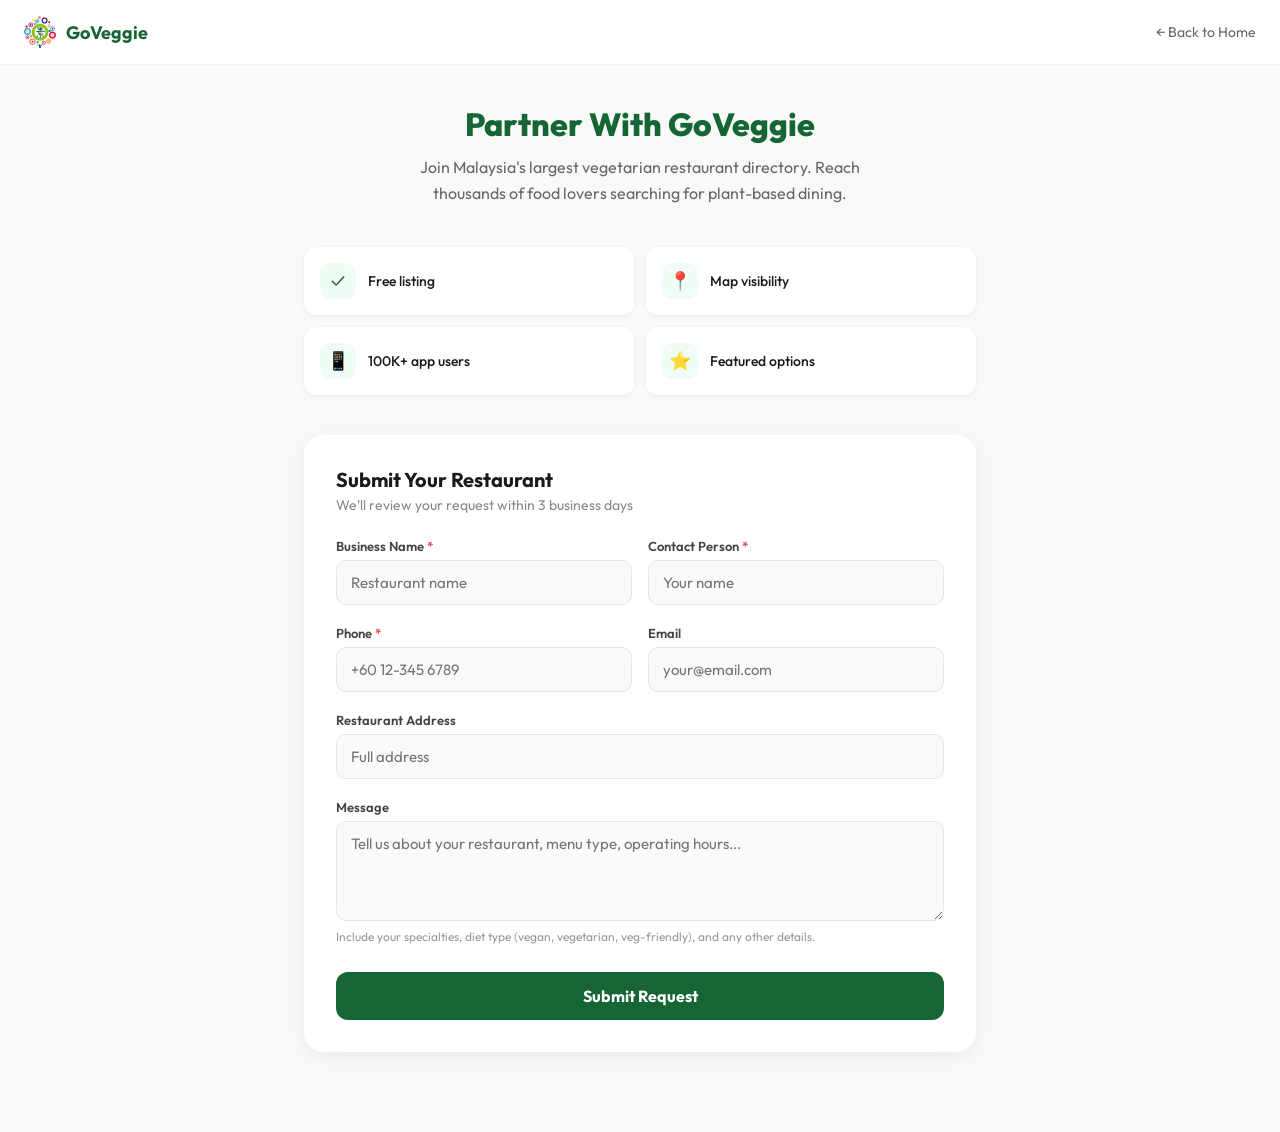
<file: vendor.html>
<!DOCTYPE html>
<html lang="en">
<head>
  <meta charset="UTF-8">
  <meta name="viewport" content="width=device-width, initial-scale=1.0">
  <title>Partner With GoVeggie Malaysia - List Your Vegetarian Restaurant</title>
  <meta name="description" content="Join GoVeggie Malaysia's restaurant directory. Submit your vegetarian or vegan restaurant details and reach 100K+ plant-based food lovers across Malaysia.">
  <meta name="keywords" content="list vegetarian restaurant Malaysia, GoVeggie partner, vegan restaurant listing, vegetarian business Malaysia">
  <link rel="canonical" href="https://goveggiemalaysia.cloud/vendor.html">
  <meta property="og:title" content="Partner With GoVeggie Malaysia - List Your Restaurant">
  <meta property="og:description" content="Join Malaysia's largest vegetarian restaurant directory. Reach 260,000+ food lovers searching for plant-based dining.">
  <meta property="og:type" content="website">
  <meta property="og:url" content="https://goveggiemalaysia.cloud/vendor.html">
  <meta property="og:image" content="https://goveggiemalaysia.cloud/images/restaurant-scene.png">
  <meta property="og:site_name" content="GoVeggie Malaysia">
  <meta name="twitter:card" content="summary_large_image">
  <meta name="twitter:title" content="Partner With GoVeggie Malaysia - List Your Restaurant">
  <meta name="twitter:description" content="Join Malaysia's largest vegetarian restaurant directory. Reach 260,000+ food lovers.">
  <meta name="twitter:image" content="https://goveggiemalaysia.cloud/images/restaurant-scene.png">
  <meta name="robots" content="index, follow">
  <link rel="icon" type="image/png" href="images/logo.png">
  <link rel="apple-touch-icon" href="images/logo.png">
  <link href="https://fonts.googleapis.com/css2?family=Outfit:wght@400;500;600;700;800&display=swap" rel="stylesheet">
  <style>
    * { margin: 0; padding: 0; box-sizing: border-box; }
    body {
      font-family: 'Outfit', -apple-system, sans-serif;
      background: #f8faf8;
      color: #1a1a1a;
      min-height: 100vh;
    }
    .nav {
      background: rgba(255,255,255,0.9);
      backdrop-filter: blur(16px);
      padding: 16px 24px;
      display: flex;
      align-items: center;
      justify-content: space-between;
      border-bottom: 1px solid rgba(0,0,0,0.05);
      position: sticky;
      top: 0;
      z-index: 100;
    }
    .nav-logo {
      display: flex;
      align-items: center;
      gap: 10px;
      text-decoration: none;
      color: #166534;
      font-weight: 700;
      font-size: 18px;
    }
    .nav-logo img { height: 32px; }
    .nav-back {
      color: #666;
      text-decoration: none;
      font-size: 14px;
      display: flex;
      align-items: center;
      gap: 4px;
    }
    .nav-back:hover { color: #166534; }

    .container {
      max-width: 720px;
      margin: 0 auto;
      padding: 40px 24px 80px;
    }
    .hero {
      text-align: center;
      margin-bottom: 40px;
    }
    .hero h1 {
      font-size: 32px;
      font-weight: 800;
      color: #166534;
      margin-bottom: 12px;
      line-height: 1.2;
    }
    .hero p {
      font-size: 16px;
      color: #666;
      max-width: 500px;
      margin: 0 auto;
      line-height: 1.6;
    }
    .perks {
      display: grid;
      grid-template-columns: 1fr 1fr;
      gap: 12px;
      margin-bottom: 40px;
    }
    .perk {
      background: #fff;
      border-radius: 12px;
      padding: 16px;
      display: flex;
      align-items: center;
      gap: 12px;
      box-shadow: 0 1px 4px rgba(0,0,0,0.06);
    }
    .perk-icon {
      width: 36px;
      height: 36px;
      border-radius: 10px;
      background: #f0fdf4;
      display: flex;
      align-items: center;
      justify-content: center;
      color: #166534;
      font-size: 18px;
      flex-shrink: 0;
    }
    .perk span { font-size: 14px; font-weight: 500; }

    .form-card {
      background: #fff;
      border-radius: 20px;
      padding: 32px;
      box-shadow: 0 4px 20px rgba(0,0,0,0.06);
    }
    .form-card h2 {
      font-size: 20px;
      font-weight: 700;
      margin-bottom: 4px;
    }
    .form-card .subtitle {
      color: #888;
      font-size: 14px;
      margin-bottom: 24px;
    }
    .form-row {
      display: grid;
      grid-template-columns: 1fr 1fr;
      gap: 16px;
    }
    .form-group {
      margin-bottom: 20px;
    }
    .form-group label {
      display: block;
      font-size: 13px;
      font-weight: 600;
      color: #444;
      margin-bottom: 6px;
    }
    .form-group label .required { color: #ef4444; }
    .form-group input,
    .form-group textarea,
    .form-group select {
      width: 100%;
      padding: 12px 14px;
      border: 1.5px solid #e5e5e5;
      border-radius: 10px;
      font-size: 15px;
      font-family: inherit;
      outline: none;
      transition: border-color 0.2s;
      background: #fafafa;
    }
    .form-group input:focus,
    .form-group textarea:focus,
    .form-group select:focus {
      border-color: #166534;
      background: #fff;
    }
    .form-group textarea { resize: vertical; min-height: 100px; }
    .form-group .hint { font-size: 12px; color: #999; margin-top: 4px; }

    .submit-btn {
      width: 100%;
      padding: 14px;
      background: #166534;
      color: #fff;
      border: none;
      border-radius: 12px;
      font-size: 16px;
      font-weight: 700;
      font-family: inherit;
      cursor: pointer;
      transition: all 0.2s;
      margin-top: 8px;
    }
    .submit-btn:hover { background: #14532d; transform: translateY(-1px); }
    .submit-btn:active { transform: translateY(0); }
    .submit-btn:disabled {
      background: #a3a3a3;
      cursor: not-allowed;
      transform: none;
    }

    .success-msg {
      text-align: center;
      padding: 40px 20px;
    }
    .success-msg .icon {
      width: 64px;
      height: 64px;
      border-radius: 50%;
      background: #f0fdf4;
      display: flex;
      align-items: center;
      justify-content: center;
      margin: 0 auto 16px;
      font-size: 28px;
      color: #166534;
    }
    .success-msg h3 { font-size: 22px; margin-bottom: 8px; color: #166534; }
    .success-msg p { color: #666; font-size: 15px; line-height: 1.6; }

    @media (max-width: 600px) {
      .hero h1 { font-size: 24px; }
      .perks { grid-template-columns: 1fr; }
      .form-row { grid-template-columns: 1fr; }
      .form-card { padding: 24px; }
    }
  </style>
</head>
<body>
  <!-- Nav -->
  <nav class="nav">
    <a href="/" class="nav-logo">
      <img src="images/logo.png" alt="GoVeggie">
      GoVeggie
    </a>
    <a href="/" class="nav-back">&larr; Back to Home</a>
  </nav>

  <div class="container">
    <!-- Hero -->
    <div class="hero">
      <h1>Partner With GoVeggie</h1>
      <p>Join Malaysia's largest vegetarian restaurant directory. Reach thousands of food lovers searching for plant-based dining.</p>
    </div>

    <!-- Perks -->
    <div class="perks">
      <div class="perk">
        <div class="perk-icon">&#10003;</div>
        <span>Free listing</span>
      </div>
      <div class="perk">
        <div class="perk-icon">&#128205;</div>
        <span>Map visibility</span>
      </div>
      <div class="perk">
        <div class="perk-icon">&#128241;</div>
        <span>100K+ app users</span>
      </div>
      <div class="perk">
        <div class="perk-icon">&#11088;</div>
        <span>Featured options</span>
      </div>
    </div>

    <!-- Form -->
    <div class="form-card" id="formCard">
      <h2>Submit Your Restaurant</h2>
      <p class="subtitle">We'll review your request within 3 business days</p>

      <form id="vendorForm" onsubmit="return handleSubmit(event)">
        <div class="form-row">
          <div class="form-group">
            <label>Business Name <span class="required">*</span></label>
            <input type="text" id="business_name" placeholder="Restaurant name" required>
          </div>
          <div class="form-group">
            <label>Contact Person <span class="required">*</span></label>
            <input type="text" id="contact_name" placeholder="Your name" required>
          </div>
        </div>

        <div class="form-row">
          <div class="form-group">
            <label>Phone <span class="required">*</span></label>
            <input type="tel" id="contact_phone" placeholder="+60 12-345 6789" required>
          </div>
          <div class="form-group">
            <label>Email</label>
            <input type="email" id="contact_email" placeholder="your@email.com">
          </div>
        </div>

        <div class="form-group">
          <label>Restaurant Address</label>
          <input type="text" id="address" placeholder="Full address">
        </div>

        <div class="form-group">
          <label>Message</label>
          <textarea id="message" placeholder="Tell us about your restaurant, menu type, operating hours..."></textarea>
          <div class="hint">Include your specialties, diet type (vegan, vegetarian, veg-friendly), and any other details.</div>
        </div>

        <button type="submit" class="submit-btn" id="submitBtn">Submit Request</button>
      </form>
    </div>

    <!-- Success -->
    <div class="form-card" id="successCard" style="display:none">
      <div class="success-msg">
        <div class="icon">&#10003;</div>
        <h3>Request Submitted!</h3>
        <p>Thank you for your interest in partnering with GoVeggie. Our team will review your request and get back to you within 3 business days.</p>
        <br>
        <a href="/" class="submit-btn" style="display:inline-block;text-decoration:none;text-align:center;max-width:300px;margin:0 auto;">
          Back to Home
        </a>
      </div>
    </div>
  </div>

  <script>
    const API_BASE = 'https://goveggiemalaysia.cloud/api';
    const API_KEY = 'vsm-q1-beta-key-2026';

    async function handleSubmit(e) {
      e.preventDefault();
      const btn = document.getElementById('submitBtn');
      btn.disabled = true;
      btn.textContent = 'Submitting...';

      const data = {
        business_name: document.getElementById('business_name').value.trim(),
        contact_name: document.getElementById('contact_name').value.trim(),
        contact_phone: document.getElementById('contact_phone').value.trim(),
        contact_email: document.getElementById('contact_email').value.trim() || null,
        message: [
          document.getElementById('address').value.trim() ? 'Address: ' + document.getElementById('address').value.trim() : '',
          document.getElementById('message').value.trim(),
        ].filter(Boolean).join('\n') || null,
      };

      try {
        const res = await fetch(`${API_BASE}/vendor-requests`, {
          method: 'POST',
          headers: {
            'Content-Type': 'application/json',
            'X-API-Key': API_KEY,
          },
          body: JSON.stringify(data),
        });

        if (res.ok) {
          document.getElementById('formCard').style.display = 'none';
          document.getElementById('successCard').style.display = 'block';
        } else {
          const err = await res.json().catch(() => ({}));
          alert(err.detail || 'Submission failed. Please try again.');
          btn.disabled = false;
          btn.textContent = 'Submit Request';
        }
      } catch (err) {
        alert('Network error. Please check your connection.');
        btn.disabled = false;
        btn.textContent = 'Submit Request';
      }
    }
  </script>
</body>
</html>
</file>
